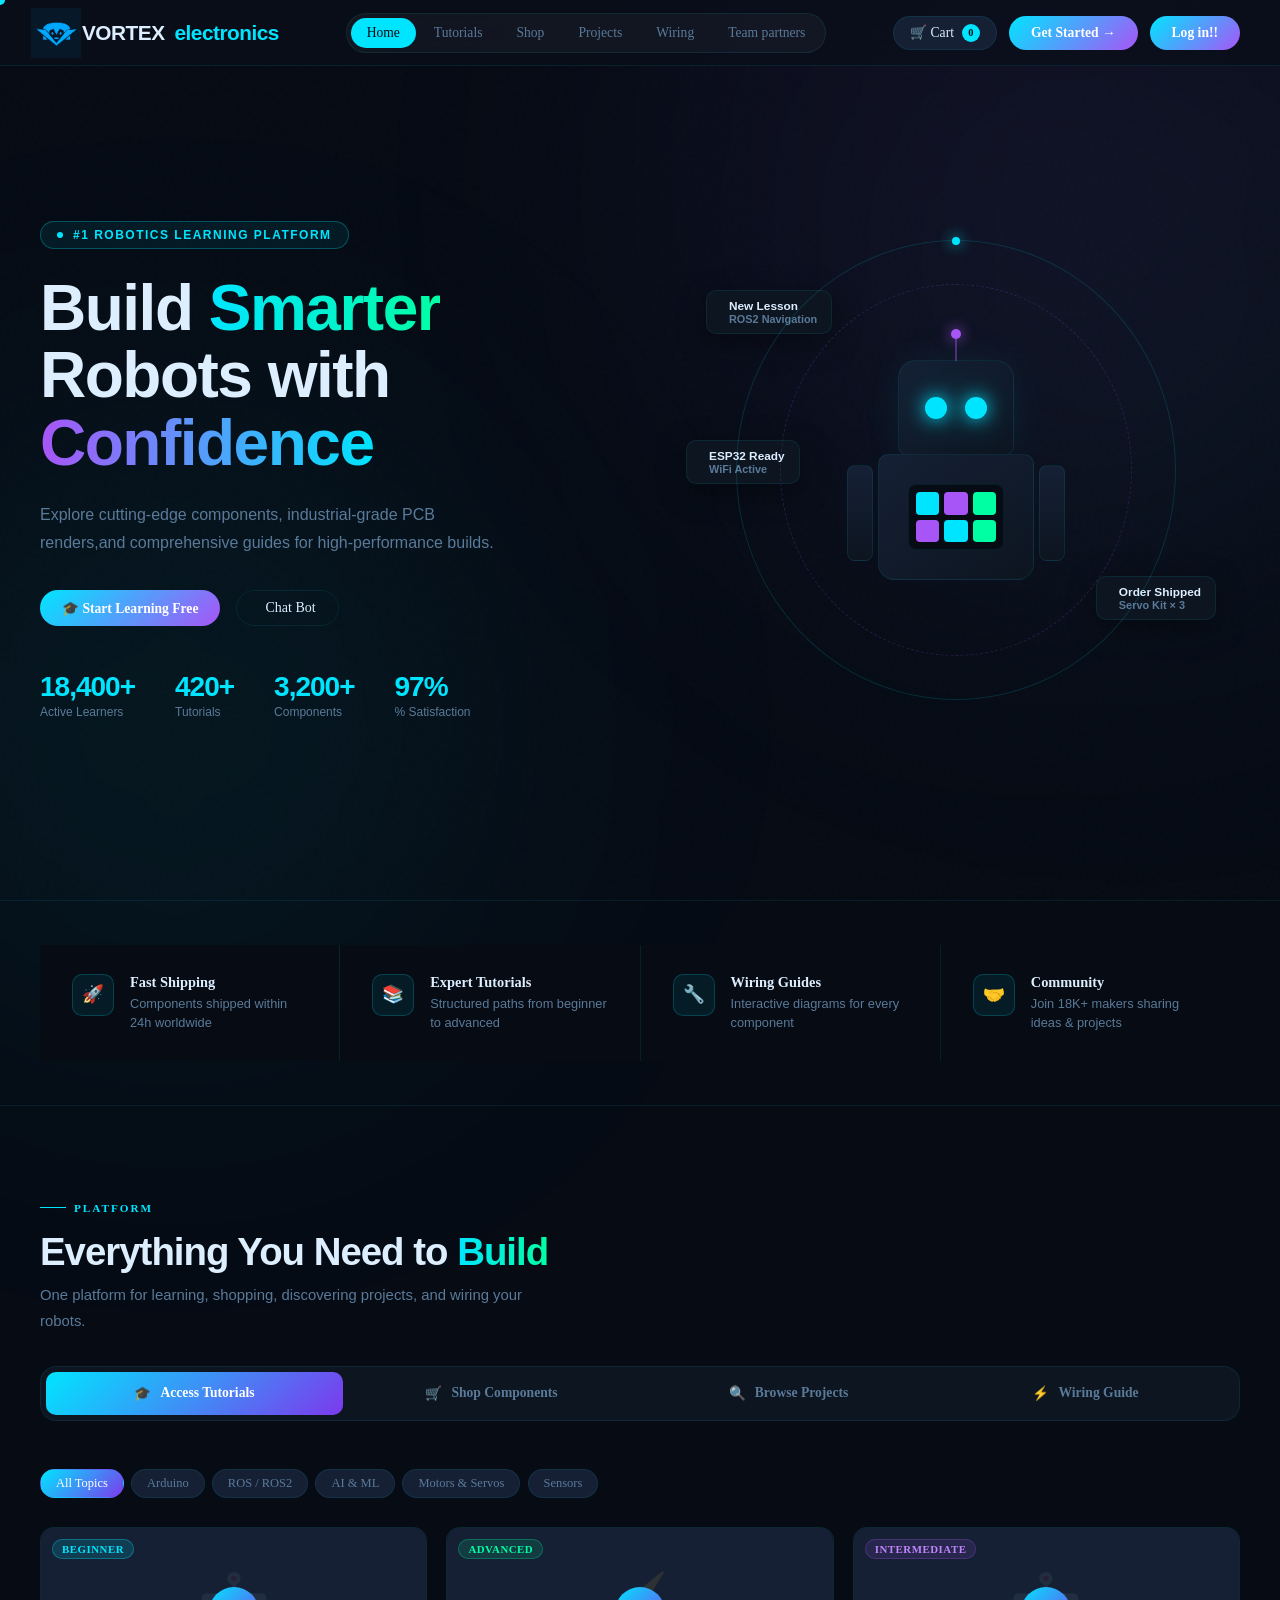
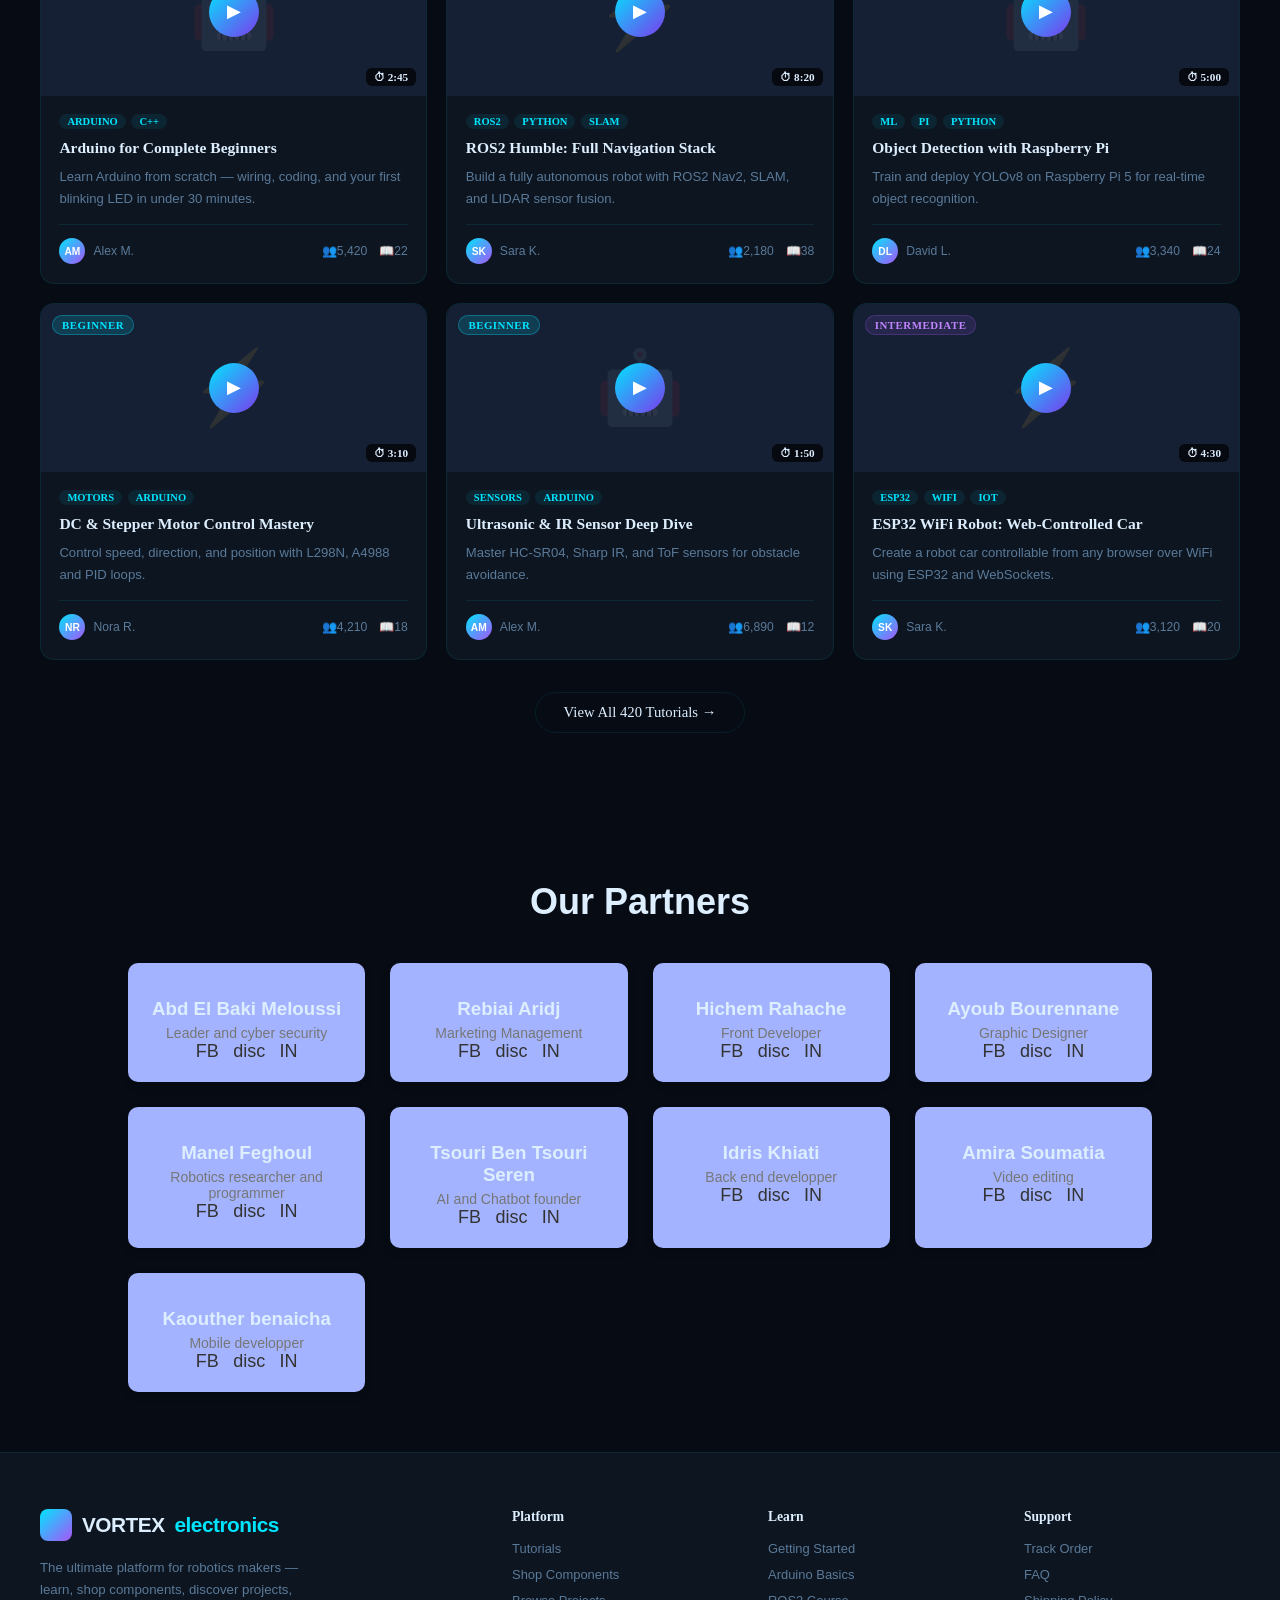
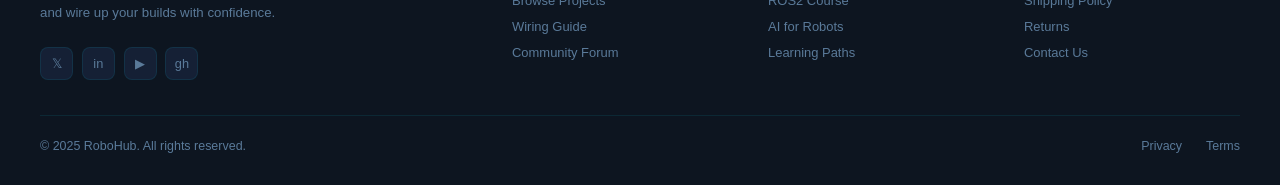
<file: index.html>
<!DOCTYPE html>
<html lang="en">

<head>
    <meta charset="UTF-8">
    <meta name="viewport" content="width=device-width, initial-scale=1.0">
    <title>RoboHub — Learn. Build. Innovate.</title>
    <link rel="stylesheet" href="stylee.css">
</head>

<body>

    <div class="cursor" id="cursor"></div>
    <div class="blob blob1"></div>
    <div class="blob blob2"></div>

    <!-- NAV -->
    <nav id="nav">
        <a href="#" class="logo">
            <div class="logo-mark">
                <img src="logo.jpg" alt="logo" class="VORTEX">
            </div>VORTEX<span>electronics</span>
        </a>
        <div class="nav-pill">
            <button class="nl active" onclick="goTo('home',this)">Home</button>
            <button class="nl" onclick="goTo('tutorials',this)">Tutorials</button>
            <button class="nl" onclick="goTo('shop',this)">Shop</button>
            <button class="nl" onclick="goTo('projects',this)">Projects</button>
            <button class="nl" onclick="goTo('wiring',this)">Wiring</button>
            <button class="nl" onclick="goTo('partners',this)">Team partners</button>
        </div>
        <div class="nav-r">
            <button class="cart-pill" onclick="openDrawer()">🛒 Cart <span class="cdot" id="cc">0</span></button>
            <a href="#platform" class="btn-cta" onclick="switchTab('tutorials')">Get Started →</a>
            <a href="login.html" class="btn-log" onclick=s>Log in!!</a>
            <div class="ham" id="ham"><span></span><span></span><span></span></div>
        </div>
    </nav>

    <!-- HERO -->
    <section id="home" style="position:relative;z-index:2;">
        <div class="hero">
            <div>
                <div class="hero-badge"><span class="bpulse"></span>#1 Robotics Learning Platform</div>
                <h1 class="hero-title">Build <span class="hl">Smarter</span><br>Robots with<br><span
                        class="hl2">Confidence</span></h1>
                <p class="hero-sub">Explore cutting-edge components, industrial-grade PCB renders,and comprehensive
                    guides for high-performance builds.</p>
                <div class="hero-acts">
                    <a href="#platform" class="btn-cta" onclick="switchTab('tutorials')">🎓 Start Learning Free</a>
                    <a href="#platform" class="btn-ghost" onclick="switchTab('projects')"><i
                            class="fa-solid fa-robot"></i> Chat Bot</a>
                </div>
                <div class="hero-metrics">
                    <div><span class="m-val" data-target="18400">0</span>
                        <div class="m-lbl">Active Learners</div>
                    </div>
                    <div><span class="m-val" data-target="420">0</span>
                        <div class="m-lbl">Tutorials</div>
                    </div>
                    <div><span class="m-val" data-target="3200">0</span>
                        <div class="m-lbl">Components</div>
                    </div>
                    <div><span class="m-val" data-target="97">0</span>
                        <div class="m-lbl">% Satisfaction</div>
                    </div>
                </div>
            </div>
            <div class="hero-viz">
                <div class="robot-stage">
                    <div class="otag"><span><i class="fa-solid fa-chalkboard"></i></span>
                        <div>
                            <div style="font-size:.74rem;font-weight:700">New Lesson</div>
                            <div style="font-size:.68rem;color:var(--muted)">ROS2 Navigation</div>
                        </div>
                    </div>
                    <div class="otag"><span><i class="fa-solid fa-boxes-packing"></i></span>
                        <div>
                            <div style="font-size:.74rem;font-weight:700">Order Shipped</div>
                            <div style="font-size:.68rem;color:var(--muted)">Servo Kit × 3</div>
                        </div>
                    </div>
                    <div class="otag"><span><i class="fa-solid fa-wifi"></i></span>
                        <div>
                            <div style="font-size:.74rem;font-weight:700">ESP32 Ready</div>
                            <div style="font-size:.68rem;color:var(--muted)">WiFi Active</div>
                        </div>
                    </div>
                    <div class="sring"></div>
                    <div class="sring2"></div>
                    <div class="rbody">
                        <div class="rhead">
                            <div class="antenna"></div>
                            <div class="reyes">
                                <div class="reye"></div>
                                <div class="reye"></div>
                            </div>
                        </div>
                        <div class="rtorso">
                            <div class="rarm l"></div>
                            <div class="rarm r"></div>
                            <div class="tpanel">
                                <div class="tbit"></div>
                                <div class="tbit"></div>
                                <div class="tbit"></div>
                                <div class="tbit"></div>
                                <div class="tbit"></div>
                                <div class="tbit"></div>
                            </div>
                        </div>
                    </div>
                </div>
            </div>
        </div>
    </section>

    <!-- FEATURES STRIP -->
    <div class="feat-strip reveal">
        <div class="container">
            <div class="feat-row">
                <div class="feat-item">
                    <div class="feat-icon">🚀</div>
                    <div>
                        <div class="feat-title">Fast Shipping</div>
                        <div class="feat-desc">Components shipped within 24h worldwide</div>
                    </div>
                </div>
                <div class="feat-item">
                    <div class="feat-icon">📚</div>
                    <div>
                        <div class="feat-title">Expert Tutorials</div>
                        <div class="feat-desc">Structured paths from beginner to advanced</div>
                    </div>
                </div>
                <div class="feat-item">
                    <div class="feat-icon">🔧</div>
                    <div>
                        <div class="feat-title">Wiring Guides</div>
                        <div class="feat-desc">Interactive diagrams for every component</div>
                    </div>
                </div>
                <div class="feat-item">
                    <div class="feat-icon">🤝</div>
                    <div>
                        <div class="feat-title">Community</div>
                        <div class="feat-desc">Join 18K+ makers sharing ideas & projects</div>
                    </div>
                </div>
            </div>
        </div>
    </div>

    <!-- PLATFORM -->
    <section class="section" id="platform">
        <div class="container">
            <div style="margin-bottom:2rem" class="reveal">
                <div class="slabel">Platform</div>
                <h2 class="stitle">Everything You Need to <span class="hl">Build</span></h2>
                <p class="ssub">One platform for learning, shopping, discovering projects, and wiring your robots.</p>
            </div>

            <div class="stabs reveal">
                <button class="stab active" onclick="switchTab('tutorials')" data-tab="tutorials"><span>🎓</span> Access
                    Tutorials</button>
                <button class="stab" onclick="switchTab('shop')" data-tab="shop"><span>🛒</span> Shop
                    Components</button>
                <button class="stab" onclick="switchTab('projects')" data-tab="projects"><span>🔍</span> Browse
                    Projects</button>
                <button class="stab" onclick="switchTab('wiring')" data-tab="wiring"><span>⚡</span> Wiring
                    Guide</button>
            </div>

            <!-- TUTORIALS TAB -->
            <div class="tab-content active" id="tab-tutorials">
                <div class="fchips reveal">
                    <button class="fchip active" onclick="filterTuts(this,'all')">All Topics</button>
                    <button class="fchip" onclick="filterTuts(this,'arduino')">Arduino</button>
                    <button class="fchip" onclick="filterTuts(this,'ros')">ROS / ROS2</button>
                    <button class="fchip" onclick="filterTuts(this,'ml')">AI & ML</button>
                    <button class="fchip" onclick="filterTuts(this,'motors')">Motors & Servos</button>
                    <button class="fchip" onclick="filterTuts(this,'sensors')">Sensors</button>
                </div>
                <div class="tgrid reveal" id="tgrid"></div>
                <div style="text-align:center;margin-top:2rem" class="reveal">
                    <button class="btn-ghost" style="padding:11px 28px;font-size:.92rem">View All 420 Tutorials
                        →</button>
                </div>
            </div>

            <!-- SHOP TAB -->
            <div class="tab-content" id="tab-shop">
                <div class="shop-layout">
                    <aside class="sidebar reveal">
                        <div class="sb-title">Filters</div>
                        <div class="fg">
                            <div class="fg-title">Category</div>
                            <label class="fopt"><input type="checkbox" checked> Microcontrollers</label>
                            <label class="fopt"><input type="checkbox" checked> Sensors</label>
                            <label class="fopt"><input type="checkbox"> Motors & Actuators</label>
                            <label class="fopt"><input type="checkbox"> Power & Batteries</label>
                            <label class="fopt"><input type="checkbox"> Wireless Modules</label>
                            <label class="fopt"><input type="checkbox"> Displays</label>
                        </div>
                        <div class="fg">
                            <div class="fg-title">Compatible With</div>
                            <label class="fopt"><input type="checkbox" checked> Arduino</label>
                            <label class="fopt"><input type="checkbox"> Raspberry Pi</label>
                            <label class="fopt"><input type="checkbox"> ESP32</label>
                            <label class="fopt"><input type="checkbox"> STM32</label>
                        </div>
                        <div class="fg">
                            <div class="fg-title">Price Range</div>
                            <input type="range" class="price-range" min="0" max="200" value="80">
                            <div
                                style="display:flex;
                                justify-content:space-between;
                                font-size:.76rem;
                                color:var(--muted);
                                margin-top:5px">
                                <span>0DA</span><span id="prlbl">1800DA</span></div>
                        </div>
                    </aside>
                    <div class="sgrid reveal" id="sgrid"></div>
                </div>
            </div>

            <!-- PROJECTS TAB -->
            <div class="tab-content" id="tab-projects">
                <div class="proj-hdr reveal">
                    <div class="psearch"><span>🔍</span><input type="text" placeholder="Search projects..."></div>
                    <div class="fchips" style="margin:0">
                        <button class="fchip active">All</button>
                        <button class="fchip">Beginner</button>
                        <button class="fchip">Intermediate</button>
                        <button class="fchip">Advanced</button>
                        <button class="fchip">Arduino</button>
                        <button class="fchip">ROS2</button>
                    </div>
                </div>
                <div class="pgrid reveal" id="pgrid"></div>
            </div>

            <!-- WIRING TAB -->
            <div class="tab-content" id="tab-wiring">
                <div class="wlayout">
                    <div class="wlist reveal" id="wlist"></div>
                    <div class="reveal" id="wpanel"></div>
                </div>
            </div>
        </div>
    </section>
    <!-- team partners -->
    <section class="team-section">
        <h2>Our Partners</h2>

        <div class="team-container">

            <!-- Person 1 -->
            <div class="team-card">
                <h3>Abd El Baki Meloussi</h3>
                <p>Leader and cyber security</p>
                <div class="social">
                    <a href="#">FB</a>
                    <a href="bakimeloussi8">disc</a>
                    <a href="#">IN</a>
                </div>
            </div>

            <!-- Person 2 -->
            <div class="team-card">
                <h3>Rebiai Aridj</h3>
                <p>Marketing Management</p>
                <div class="social">
                    <a href="#">FB</a>
                    <a href="aridjrebiai.">disc</a>
                    <a href="#">IN</a>
                </div>
            </div>

            <!-- Person 3 -->
            <div class="team-card">
                <h3>Hichem Rahache</h3>
                <p>Front Developer</p>
                <div class="social">
                    <a href="#">FB</a>
                    <a href="hichem999882">disc</a>
                    <a href="#">IN</a>
                </div>
            </div>

            <!-- Person 4 -->
            <div class="team-card">
                <h3>Ayoub Bourennane</h3>
                <p> Graphic Designer</p>
                <div class="social">
                    <a href="#">FB</a>
                    <a href="ayoub09">disc</a>
                    <a href="#">IN</a>
                </div>
            </div>

            <!-- Person 5 -->
            <div class="team-card">
                <h3>Manel Feghoul</h3>
                <p>Robotics researcher and programmer</p>
                <div class="social">
                    <a href="https://www.facebook.com/profile.php?id=61578336105991&locale=fr_FR">FB</a>
                    <a href="https://canary.discord.com/channels/1426666777764433973/1426666779392086040">disc</a>
                    <a href="https://www.linkedin.com/in/manel-feghoul-25397039a/">IN</a>
                </div>
            </div>

            <!-- Person 6 -->
            <div class="team-card">
                <h3>Tsouri Ben Tsouri Seren</h3>
                <p>AI and Chatbot founder</p>
                <div class="social">
                    <a href="https://www.facebook.com/share/1DPU1pLSde/">FB</a>
                    <a href="seren_tsr">disc</a>
                    <a
                        href="https://www.linkedin.com/in/seren-tsouri-ben-tsouri-1873ba3aa?utm_source=share&utm_campaign=share_via&utm_content=profile&utm_medium=android_app">IN</a>
                </div>
            </div>

            <!-- Person 7 -->
            <div class="team-card">
                <h3>Idris Khiati</h3>
                <p>Back end developper</p>
                <div class="social">
                    <a href="https://www.facebook.com/share/1DF76dxmjv/">FB</a>
                    <a href="oxydious3306">disc</a>
                    <a href="https://www.linkedin.com/in/idris-khiaty-7b31743b6/">IN</a>
                </div>
            </div>

            <!-- Person 8 -->
            <div class="team-card">
                <h3>Amira Soumatia </h3>
                <p>Video editing</p>
                <div class="social">
                    <a href="#">FB</a>
                    <a href="why_amira">disc</a>
                    <a href="#">IN</a>
                </div>
            </div>

            <!-- Person 9 -->
            <div class="team-card">
                <h3>Kaouther benaicha</h3>
                <p>Mobile developper</p>
                <div class="social">
                    <a href="#">FB</a>
                    <a href="kao_ben">disc</a>
                    <a href="#">IN</a>
                </div>
            </div>

        </div>
    </section>
    <!-- FOOTER -->
    <footer>
        <div class="container">
            <div class="ft">
                <div>
                    <a href="#" class="logo" style="display:inline-flex;margin-bottom:1rem;">
                        <div class="logo-mark">
                        </div>VORTEX<span>electronics</span>
                    </a>
                    <p class="fdesc">The ultimate platform for robotics makers — learn, shop components, discover
                        projects, and wire up your builds with confidence.</p>
                    <div class="socials">
                        <a class="sc" href="#">𝕏</a><a class="sc" href="#">in</a><a class="sc" href="#">▶</a><a
                            class="sc" href="#">gh</a>
                    </div>
                </div>
                <div>
                    <div class="fct">Platform</div>
                    <ul class="flinks">
                        <li><a href="#">Tutorials</a></li>
                        <li><a href="#">Shop Components</a></li>
                        <li><a href="#">Browse Projects</a></li>
                        <li><a href="#">Wiring Guide</a></li>
                        <li><a href="#">Community Forum</a></li>
                    </ul>
                </div>
                <div>
                    <div class="fct">Learn</div>
                    <ul class="flinks">
                        <li><a href="#">Getting Started</a></li>
                        <li><a href="#">Arduino Basics</a></li>
                        <li><a href="#">ROS2 Course</a></li>
                        <li><a href="#">AI for Robots</a></li>
                        <li><a href="#">Learning Paths</a></li>
                    </ul>
                </div>
                <div>
                    <div class="fct">Support</div>
                    <ul class="flinks">
                        <li><a href="#">Track Order</a></li>
                        <li><a href="#">FAQ</a></li>
                        <li><a href="#">Shipping Policy</a></li>
                        <li><a href="#">Returns</a></li>
                        <li><a href="#">Contact Us</a></li>
                    </ul>
                </div>
            </div>
            <div class="fbot">
                <span>© 2025 RoboHub. All rights reserved.</span>
                <div style="display:flex;gap:1.5rem"><a href="#"
                        style="color:var(--muted);text-decoration:none">Privacy</a><a href="#"
                        style="color:var(--muted);text-decoration:none">Terms</a></div>
            </div>
        </div>
    </footer>

    <!-- CART DRAWER -->
    <div class="dbg" id="dbg" onclick="closeDrawer()"></div>
    <div class="drawer" id="drawer">
        <div class="dhdr">
            <h3>🛒 Your Cart</h3><button class="closex" onclick="closeDrawer()">✕</button>
        </div>
        <div class="dbody" id="dbody"></div>
        <div class="dftr" id="dftr" style="display:none">
            <div class="cart-row"><span>Subtotal</span><span class="val" id="ctotal">$0.00</span></div>
            <button class="ckbtn">Proceed to Checkout →</button>
        </div>
    </div>

    <!-- TOAST -->
    <div class="toast" id="toast"><span class="tic">✅</span><span id="tmsg">Added to cart!</span></div>

    <script src="app.js"></script>
</body>

</html>


<!DOCTYPE html>
</file>
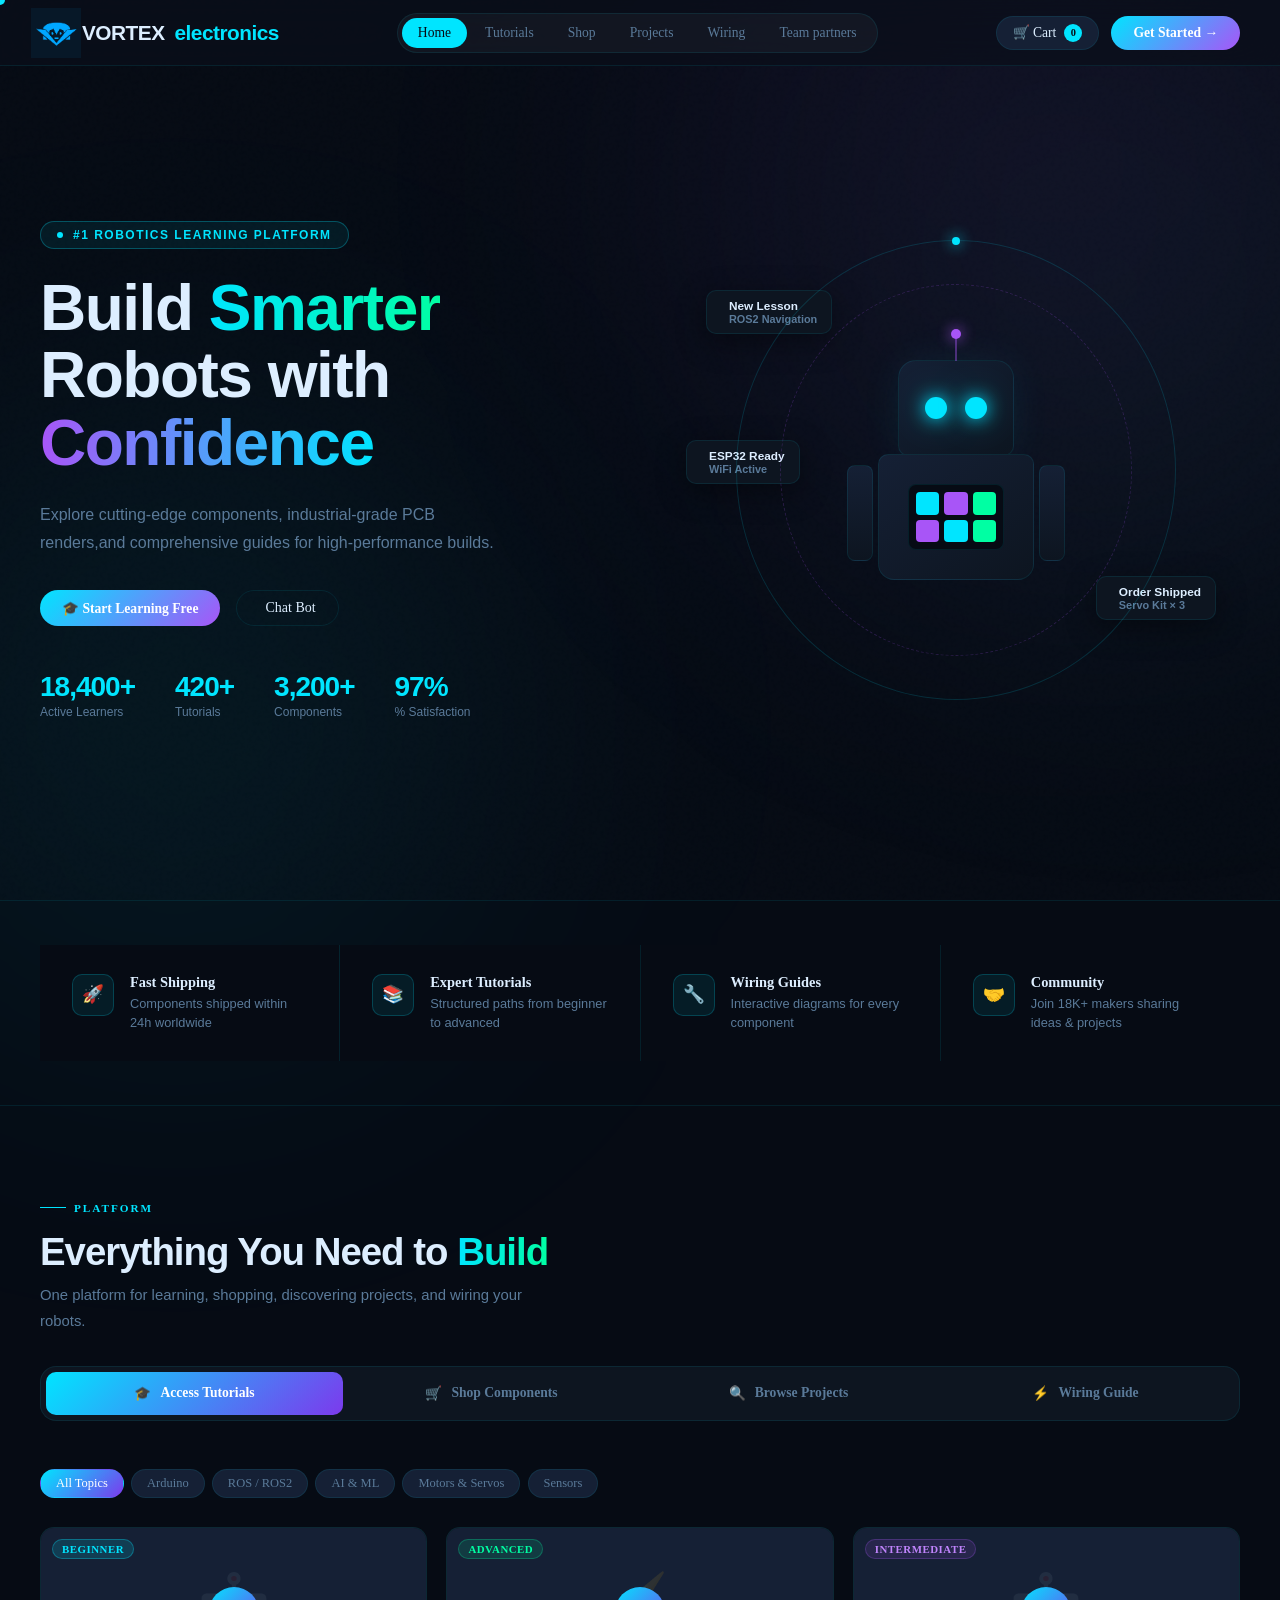
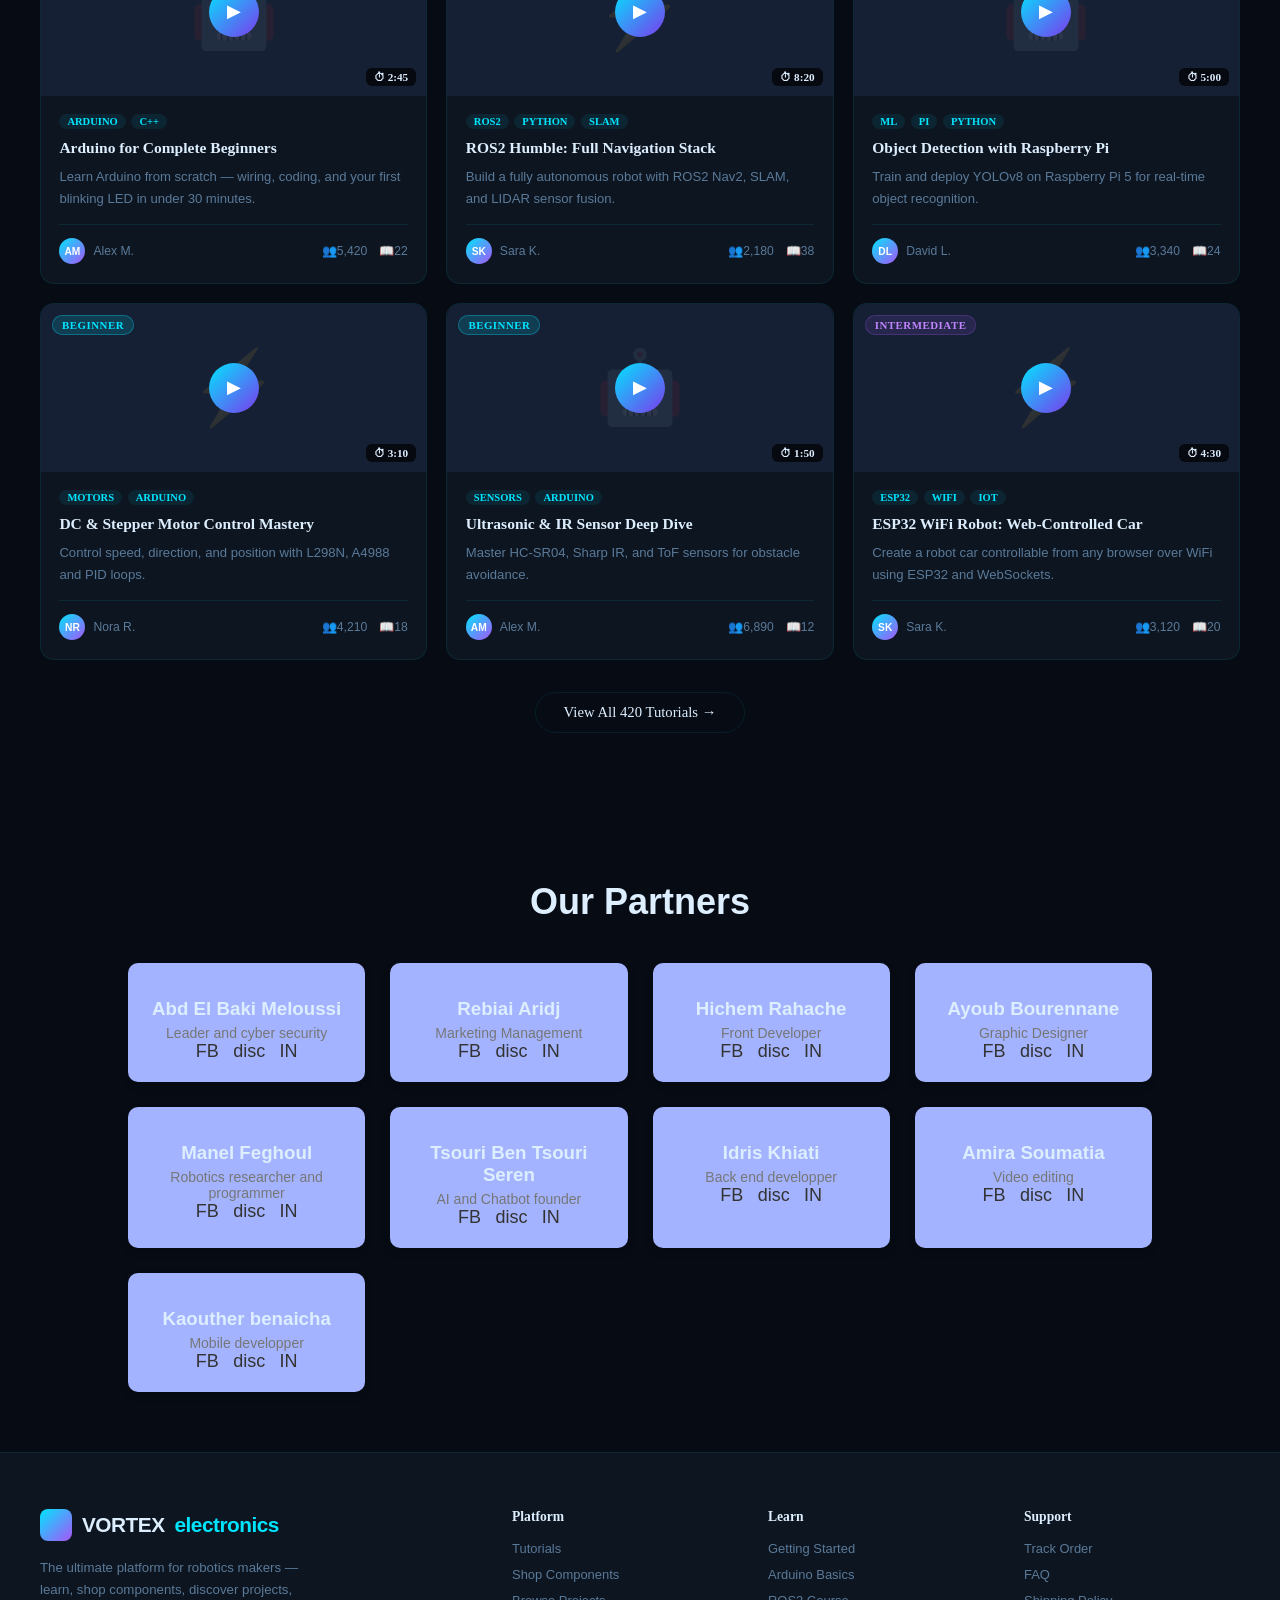
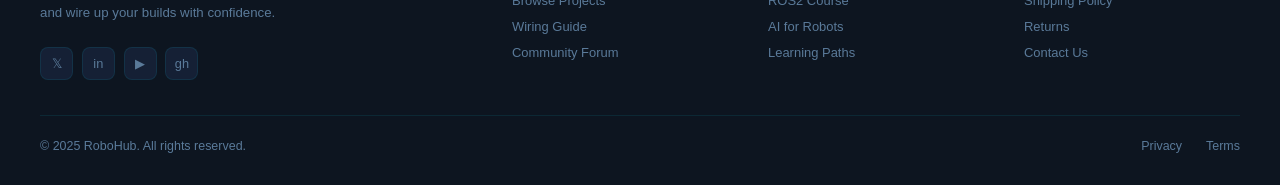
<file: hichem.html>
<!DOCTYPE html>
<html lang="en">

<head>
    <meta charset="UTF-8">
    <meta name="viewport" content="width=device-width, initial-scale=1.0">
    <title>RoboHub — Learn. Build. Innovate.</title>
    <link rel="stylesheet" href="stylee.css">
</head>

<body>

    <div class="cursor" id="cursor"></div>
    <div class="blob blob1"></div>
    <div class="blob blob2"></div>

    <!-- NAV -->
    <nav id="nav">
        <a href="#" class="logo">
            <div class="logo-mark">
                <img src="logo.jpg" alt="logo" class="VORTEX">
            </div>VORTEX<span>electronics</span>
        </a>
        <div class="nav-pill">
            <button class="nl active" onclick="goTo('home',this)">Home</button>
            <button class="nl" onclick="goTo('tutorials',this)">Tutorials</button>
            <button class="nl" onclick="goTo('shop',this)">Shop</button>
            <button class="nl" onclick="goTo('projects',this)">Projects</button>
            <button class="nl" onclick="goTo('wiring',this)">Wiring</button>
            <button class="nl" onclick="goTo('partners',this)">Team partners</button>
        </div>
        <div class="nav-r">
            <button class="cart-pill" onclick="openDrawer()">🛒 Cart <span class="cdot" id="cc">0</span></button>
            <a href="#platform" class="btn-cta" onclick="switchTab('tutorials')">Get Started →</a>
            <div class="ham" id="ham"><span></span><span></span><span></span></div>
        </div>
    </nav>

    <!-- HERO -->
    <section id="home" style="position:relative;z-index:2;">
        <div class="hero">
            <div>
                <div class="hero-badge"><span class="bpulse"></span>#1 Robotics Learning Platform</div>
                <h1 class="hero-title">Build <span class="hl">Smarter</span><br>Robots with<br><span
                        class="hl2">Confidence</span></h1>
                <p class="hero-sub">Explore cutting-edge components, industrial-grade PCB renders,and comprehensive
                    guides for high-performance builds.</p>
                <div class="hero-acts">
                    <a href="#platform" class="btn-cta" onclick="switchTab('tutorials')">🎓 Start Learning Free</a>
                    <a href="#platform" class="btn-ghost" onclick="switchTab('projects')"><i
                            class="fa-solid fa-robot"></i> Chat Bot</a>
                </div>
                <div class="hero-metrics">
                    <div><span class="m-val" data-target="18400">0</span>
                        <div class="m-lbl">Active Learners</div>
                    </div>
                    <div><span class="m-val" data-target="420">0</span>
                        <div class="m-lbl">Tutorials</div>
                    </div>
                    <div><span class="m-val" data-target="3200">0</span>
                        <div class="m-lbl">Components</div>
                    </div>
                    <div><span class="m-val" data-target="97">0</span>
                        <div class="m-lbl">% Satisfaction</div>
                    </div>
                </div>
            </div>
            <div class="hero-viz">
                <div class="robot-stage">
                    <div class="otag"><span><i class="fa-solid fa-chalkboard"></i></span>
                        <div>
                            <div style="font-size:.74rem;font-weight:700">New Lesson</div>
                            <div style="font-size:.68rem;color:var(--muted)">ROS2 Navigation</div>
                        </div>
                    </div>
                    <div class="otag"><span><i class="fa-solid fa-boxes-packing"></i></span>
                        <div>
                            <div style="font-size:.74rem;font-weight:700">Order Shipped</div>
                            <div style="font-size:.68rem;color:var(--muted)">Servo Kit × 3</div>
                        </div>
                    </div>
                    <div class="otag"><span><i class="fa-solid fa-wifi"></i></span>
                        <div>
                            <div style="font-size:.74rem;font-weight:700">ESP32 Ready</div>
                            <div style="font-size:.68rem;color:var(--muted)">WiFi Active</div>
                        </div>
                    </div>
                    <div class="sring"></div>
                    <div class="sring2"></div>
                    <div class="rbody">
                        <div class="rhead">
                            <div class="antenna"></div>
                            <div class="reyes">
                                <div class="reye"></div>
                                <div class="reye"></div>
                            </div>
                        </div>
                        <div class="rtorso">
                            <div class="rarm l"></div>
                            <div class="rarm r"></div>
                            <div class="tpanel">
                                <div class="tbit"></div>
                                <div class="tbit"></div>
                                <div class="tbit"></div>
                                <div class="tbit"></div>
                                <div class="tbit"></div>
                                <div class="tbit"></div>
                            </div>
                        </div>
                    </div>
                </div>
            </div>
        </div>
    </section>

    <!-- FEATURES STRIP -->
    <div class="feat-strip reveal">
        <div class="container">
            <div class="feat-row">
                <div class="feat-item">
                    <div class="feat-icon">🚀</div>
                    <div>
                        <div class="feat-title">Fast Shipping</div>
                        <div class="feat-desc">Components shipped within 24h worldwide</div>
                    </div>
                </div>
                <div class="feat-item">
                    <div class="feat-icon">📚</div>
                    <div>
                        <div class="feat-title">Expert Tutorials</div>
                        <div class="feat-desc">Structured paths from beginner to advanced</div>
                    </div>
                </div>
                <div class="feat-item">
                    <div class="feat-icon">🔧</div>
                    <div>
                        <div class="feat-title">Wiring Guides</div>
                        <div class="feat-desc">Interactive diagrams for every component</div>
                    </div>
                </div>
                <div class="feat-item">
                    <div class="feat-icon">🤝</div>
                    <div>
                        <div class="feat-title">Community</div>
                        <div class="feat-desc">Join 18K+ makers sharing ideas & projects</div>
                    </div>
                </div>
            </div>
        </div>
    </div>

    <!-- PLATFORM -->
    <section class="section" id="platform">
        <div class="container">
            <div style="margin-bottom:2rem" class="reveal">
                <div class="slabel">Platform</div>
                <h2 class="stitle">Everything You Need to <span class="hl">Build</span></h2>
                <p class="ssub">One platform for learning, shopping, discovering projects, and wiring your robots.</p>
            </div>

            <div class="stabs reveal">
                <button class="stab active" onclick="switchTab('tutorials')" data-tab="tutorials"><span>🎓</span> Access
                    Tutorials</button>
                <button class="stab" onclick="switchTab('shop')" data-tab="shop"><span>🛒</span> Shop
                    Components</button>
                <button class="stab" onclick="switchTab('projects')" data-tab="projects"><span>🔍</span> Browse
                    Projects</button>
                <button class="stab" onclick="switchTab('wiring')" data-tab="wiring"><span>⚡</span> Wiring
                    Guide</button>
            </div>

            <!-- TUTORIALS TAB -->
            <div class="tab-content active" id="tab-tutorials">
                <div class="fchips reveal">
                    <button class="fchip active" onclick="filterTuts(this,'all')">All Topics</button>
                    <button class="fchip" onclick="filterTuts(this,'arduino')">Arduino</button>
                    <button class="fchip" onclick="filterTuts(this,'ros')">ROS / ROS2</button>
                    <button class="fchip" onclick="filterTuts(this,'ml')">AI & ML</button>
                    <button class="fchip" onclick="filterTuts(this,'motors')">Motors & Servos</button>
                    <button class="fchip" onclick="filterTuts(this,'sensors')">Sensors</button>
                </div>
                <div class="tgrid reveal" id="tgrid"></div>
                <div style="text-align:center;margin-top:2rem" class="reveal">
                    <button class="btn-ghost" style="padding:11px 28px;font-size:.92rem">View All 420 Tutorials
                        →</button>
                </div>
            </div>

            <!-- SHOP TAB -->
            <div class="tab-content" id="tab-shop">
                <div class="shop-layout">
                    <aside class="sidebar reveal">
                        <div class="sb-title">Filters</div>
                        <div class="fg">
                            <div class="fg-title">Category</div>
                            <label class="fopt"><input type="checkbox" checked> Microcontrollers</label>
                            <label class="fopt"><input type="checkbox" checked> Sensors</label>
                            <label class="fopt"><input type="checkbox"> Motors & Actuators</label>
                            <label class="fopt"><input type="checkbox"> Power & Batteries</label>
                            <label class="fopt"><input type="checkbox"> Wireless Modules</label>
                            <label class="fopt"><input type="checkbox"> Displays</label>
                        </div>
                        <div class="fg">
                            <div class="fg-title">Compatible With</div>
                            <label class="fopt"><input type="checkbox" checked> Arduino</label>
                            <label class="fopt"><input type="checkbox"> Raspberry Pi</label>
                            <label class="fopt"><input type="checkbox"> ESP32</label>
                            <label class="fopt"><input type="checkbox"> STM32</label>
                        </div>
                        <div class="fg">
                            <div class="fg-title">Price Range</div>
                            <input type="range" class="price-range" min="0" max="200" value="80">
                            <div
                                style="display:flex;
                                justify-content:space-between;
                                font-size:.76rem;
                                color:var(--muted);
                                margin-top:5px">
                                <span>0DA</span><span id="prlbl">1800DA</span></div>
                        </div>
                    </aside>
                    <div class="sgrid reveal" id="sgrid"></div>
                </div>
            </div>

            <!-- PROJECTS TAB -->
            <div class="tab-content" id="tab-projects">
                <div class="proj-hdr reveal">
                    <div class="psearch"><span>🔍</span><input type="text" placeholder="Search projects..."></div>
                    <div class="fchips" style="margin:0">
                        <button class="fchip active">All</button>
                        <button class="fchip">Beginner</button>
                        <button class="fchip">Intermediate</button>
                        <button class="fchip">Advanced</button>
                        <button class="fchip">Arduino</button>
                        <button class="fchip">ROS2</button>
                    </div>
                </div>
                <div class="pgrid reveal" id="pgrid"></div>
            </div>

            <!-- WIRING TAB -->
            <div class="tab-content" id="tab-wiring">
                <div class="wlayout">
                    <div class="wlist reveal" id="wlist"></div>
                    <div class="reveal" id="wpanel"></div>
                </div>
            </div>
        </div>
    </section>
    <!-- team partners -->
    <section class="team-section">
        <h2>Our Partners</h2>

        <div class="team-container">

            <!-- Person 1 -->
            <div class="team-card">
                <h3>Abd El Baki Meloussi</h3>
                <p>Leader and cyber security</p>
                <div class="social">
                    <a href="#">FB</a>
                    <a href="bakimeloussi8">disc</a>
                    <a href="#">IN</a>
                </div>
            </div>

            <!-- Person 2 -->
            <div class="team-card">
                <h3>Rebiai Aridj</h3>
                <p>Marketing Management</p>
                <div class="social">
                    <a href="#">FB</a>
                    <a href="aridjrebiai.">disc</a>
                    <a href="#">IN</a>
                </div>
            </div>

            <!-- Person 3 -->
            <div class="team-card">
                <h3>Hichem Rahache</h3>
                <p>Front Developer</p>
                <div class="social">
                    <a href="#">FB</a>
                    <a href="hichem999882">disc</a>
                    <a href="#">IN</a>
                </div>
            </div>

            <!-- Person 4 -->
            <div class="team-card">
                <h3>Ayoub Bourennane</h3>
                <p> Graphic Designer</p>
                <div class="social">
                    <a href="#">FB</a>
                    <a href="ayoub09">disc</a>
                    <a href="#">IN</a>
                </div>
            </div>

            <!-- Person 5 -->
            <div class="team-card">
                <h3>Manel Feghoul</h3>
                <p>Robotics researcher and programmer</p>
                <div class="social">
                    <a href="https://www.facebook.com/profile.php?id=61578336105991&locale=fr_FR">FB</a>
                    <a href="https://canary.discord.com/channels/1426666777764433973/1426666779392086040">disc</a>
                    <a href="https://www.linkedin.com/in/manel-feghoul-25397039a/">IN</a>
                </div>
            </div>

            <!-- Person 6 -->
            <div class="team-card">
                <h3>Tsouri Ben Tsouri Seren</h3>
                <p>AI and Chatbot founder</p>
                <div class="social">
                    <a href="https://www.facebook.com/share/1DPU1pLSde/">FB</a>
                    <a href="seren_tsr">disc</a>
                    <a
                        href="https://www.linkedin.com/in/seren-tsouri-ben-tsouri-1873ba3aa?utm_source=share&utm_campaign=share_via&utm_content=profile&utm_medium=android_app">IN</a>
                </div>
            </div>

            <!-- Person 7 -->
            <div class="team-card">
                <h3>Idris Khiati</h3>
                <p>Back end developper</p>
                <div class="social">
                    <a href="https://www.facebook.com/share/1DF76dxmjv/">FB</a>
                    <a href="oxydious3306">disc</a>
                    <a href="https://www.linkedin.com/in/idris-khiaty-7b31743b6/">IN</a>
                </div>
            </div>

            <!-- Person 8 -->
            <div class="team-card">
                <h3>Amira Soumatia </h3>
                <p>Video editing</p>
                <div class="social">
                    <a href="#">FB</a>
                    <a href="why_amira">disc</a>
                    <a href="#">IN</a>
                </div>
            </div>

            <!-- Person 9 -->
            <div class="team-card">
                <h3>Kaouther benaicha</h3>
                <p>Mobile developper</p>
                <div class="social">
                    <a href="#">FB</a>
                    <a href="kao_ben">disc</a>
                    <a href="#">IN</a>
                </div>
            </div>

        </div>
    </section>
    <!-- FOOTER -->
    <footer>
        <div class="container">
            <div class="ft">
                <div>
                    <a href="#" class="logo" style="display:inline-flex;margin-bottom:1rem;">
                        <div class="logo-mark">
                        </div>VORTEX<span>electronics</span>
                    </a>
                    <p class="fdesc">The ultimate platform for robotics makers — learn, shop components, discover
                        projects, and wire up your builds with confidence.</p>
                    <div class="socials">
                        <a class="sc" href="#">𝕏</a><a class="sc" href="#">in</a><a class="sc" href="#">▶</a><a
                            class="sc" href="#">gh</a>
                    </div>
                </div>
                <div>
                    <div class="fct">Platform</div>
                    <ul class="flinks">
                        <li><a href="#">Tutorials</a></li>
                        <li><a href="#">Shop Components</a></li>
                        <li><a href="#">Browse Projects</a></li>
                        <li><a href="#">Wiring Guide</a></li>
                        <li><a href="#">Community Forum</a></li>
                    </ul>
                </div>
                <div>
                    <div class="fct">Learn</div>
                    <ul class="flinks">
                        <li><a href="#">Getting Started</a></li>
                        <li><a href="#">Arduino Basics</a></li>
                        <li><a href="#">ROS2 Course</a></li>
                        <li><a href="#">AI for Robots</a></li>
                        <li><a href="#">Learning Paths</a></li>
                    </ul>
                </div>
                <div>
                    <div class="fct">Support</div>
                    <ul class="flinks">
                        <li><a href="#">Track Order</a></li>
                        <li><a href="#">FAQ</a></li>
                        <li><a href="#">Shipping Policy</a></li>
                        <li><a href="#">Returns</a></li>
                        <li><a href="#">Contact Us</a></li>
                    </ul>
                </div>
            </div>
            <div class="fbot">
                <span>© 2025 RoboHub. All rights reserved.</span>
                <div style="display:flex;gap:1.5rem"><a href="#"
                        style="color:var(--muted);text-decoration:none">Privacy</a><a href="#"
                        style="color:var(--muted);text-decoration:none">Terms</a></div>
            </div>
        </div>
    </footer>

    <!-- CART DRAWER -->
    <div class="dbg" id="dbg" onclick="closeDrawer()"></div>
    <div class="drawer" id="drawer">
        <div class="dhdr">
            <h3>🛒 Your Cart</h3><button class="closex" onclick="closeDrawer()">✕</button>
        </div>
        <div class="dbody" id="dbody"></div>
        <div class="dftr" id="dftr" style="display:none">
            <div class="cart-row"><span>Subtotal</span><span class="val" id="ctotal">$0.00</span></div>
            <button class="ckbtn">Proceed to Checkout →</button>
        </div>
    </div>

    <!-- TOAST -->
    <div class="toast" id="toast"><span class="tic">✅</span><span id="tmsg">Added to cart!</span></div>

    <script src="app.js"></script>
</body>

</html>


<!DOCTYPE html>
</file>
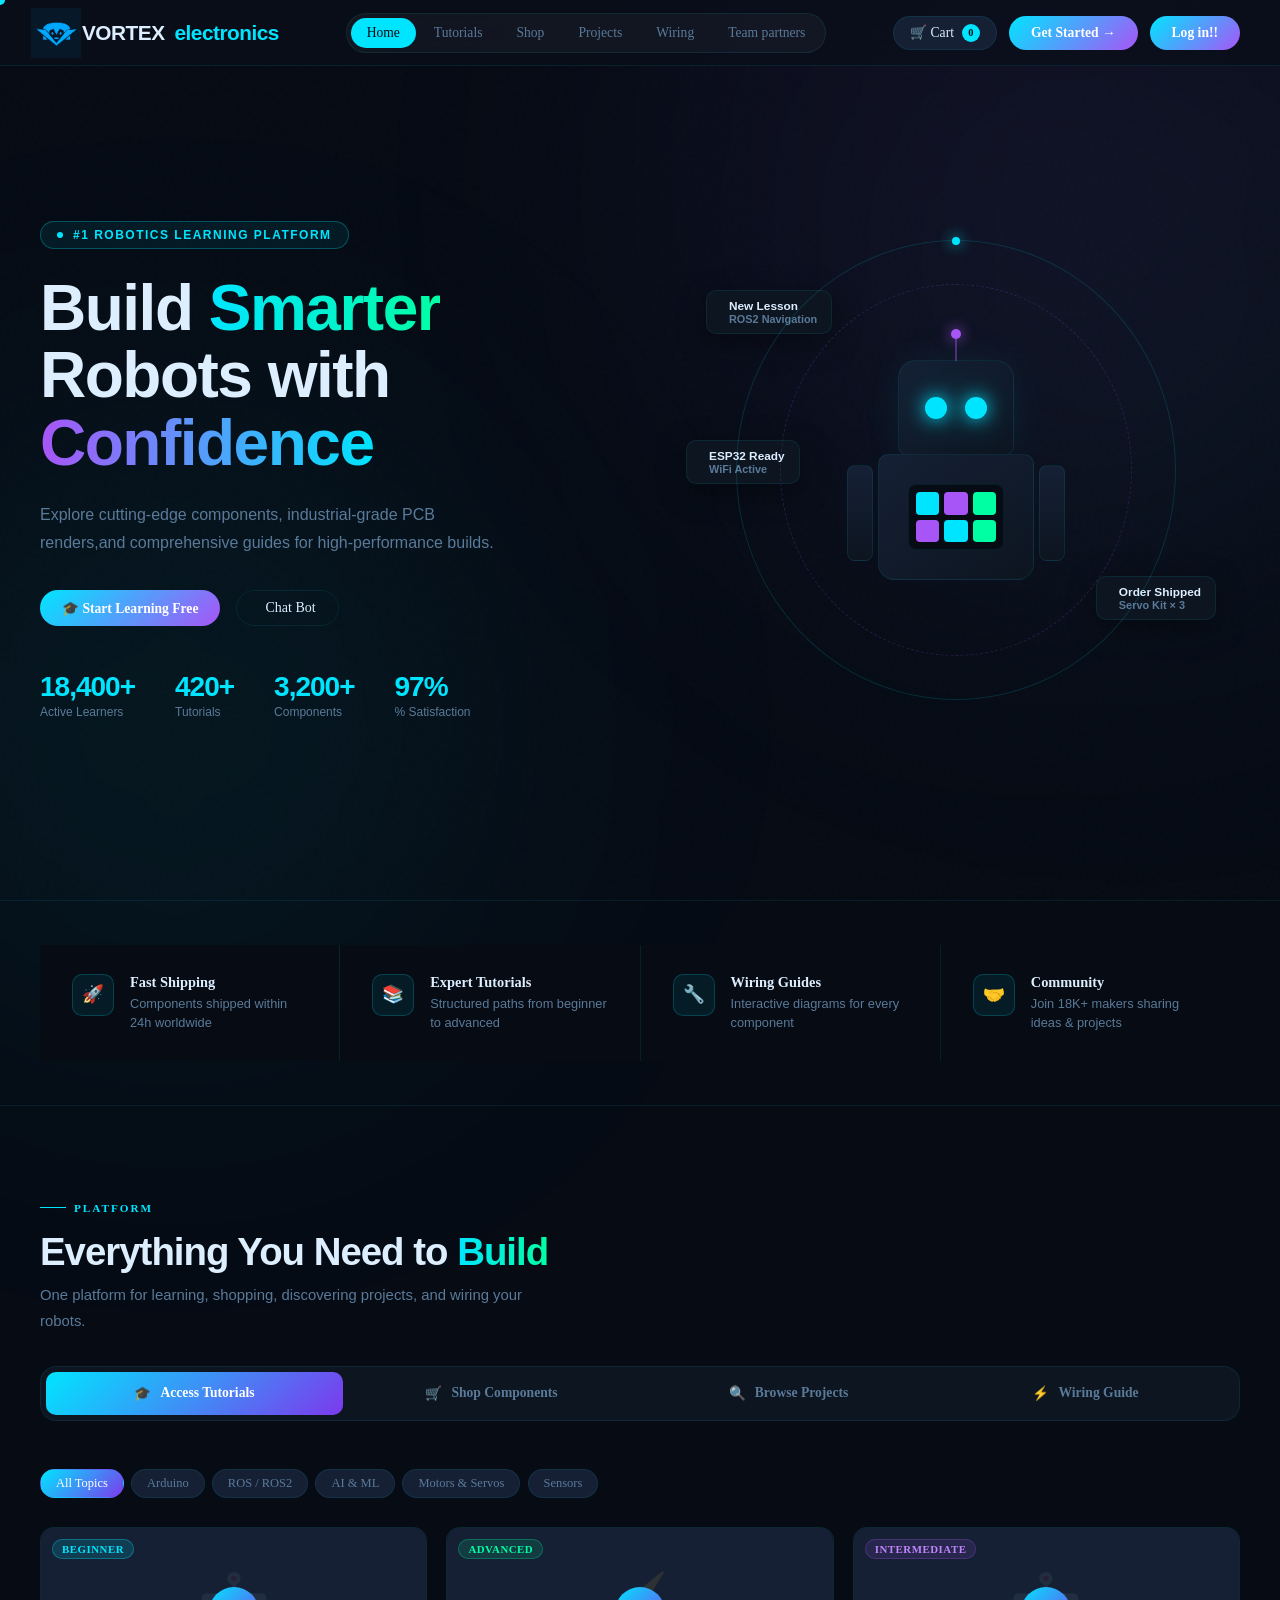
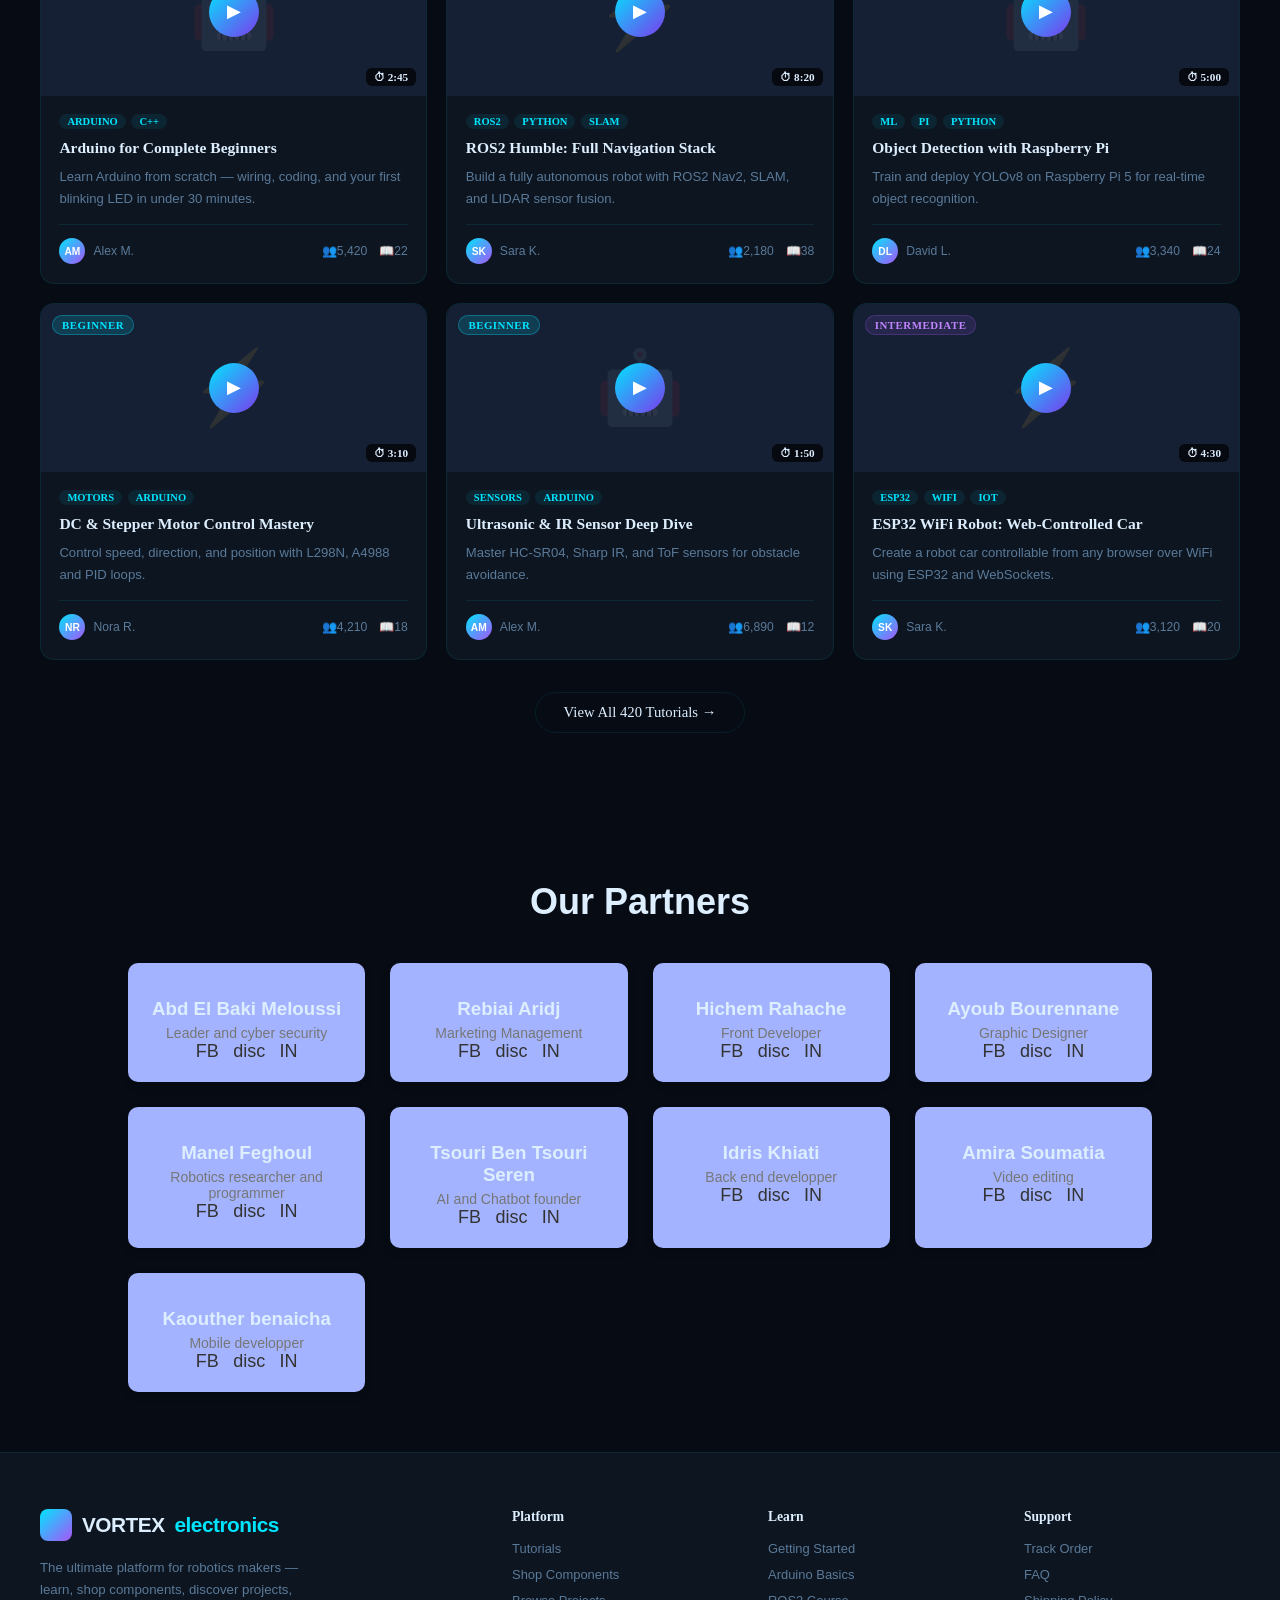
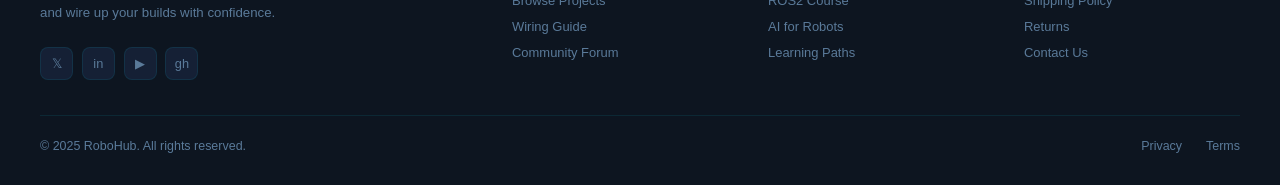
<file: mnl.html>
<!DOCTYPE html>
<html lang="en">

<head>
    <meta charset="UTF-8">
    <meta name="viewport" content="width=device-width, initial-scale=1.0">
    <title>RoboHub — Learn. Build. Innovate.</title>
    <link rel="stylesheet" href="stylee.css">
</head>

<body>

    <div class="cursor" id="cursor"></div>
    <div class="blob blob1"></div>
    <div class="blob blob2"></div>

    <!-- NAV -->
    <nav id="nav">
        <a href="#" class="logo">
            <div class="logo-mark">
                <img src="logo.jpg" alt="logo" class="VORTEX">
            </div>VORTEX<span>electronics</span>
        </a>
        <div class="nav-pill">
            <button class="nl active" onclick="goTo('home',this)">Home</button>
            <button class="nl" onclick="goTo('tutorials',this)">Tutorials</button>
            <button class="nl" onclick="goTo('shop',this)">Shop</button>
            <button class="nl" onclick="goTo('projects',this)">Projects</button>
            <button class="nl" onclick="goTo('wiring',this)">Wiring</button>
            <button class="nl" onclick="goTo('partners',this)">Team partners</button>
        </div>
        <div class="nav-r">
            <button class="cart-pill" onclick="openDrawer()">🛒 Cart <span class="cdot" id="cc">0</span></button>
            <a href="#platform" class="btn-cta" onclick="switchTab('tutorials')">Get Started →</a>
            <a href="doth.html" class="btn-log" onclick=s>Log in!!</a>
            <div class="ham" id="ham"><span></span><span></span><span></span></div>
        </div>
    </nav>

    <!-- HERO -->
    <section id="home" style="position:relative;z-index:2;">
        <div class="hero">
            <div>
                <div class="hero-badge"><span class="bpulse"></span>#1 Robotics Learning Platform</div>
                <h1 class="hero-title">Build <span class="hl">Smarter</span><br>Robots with<br><span
                        class="hl2">Confidence</span></h1>
                <p class="hero-sub">Explore cutting-edge components, industrial-grade PCB renders,and comprehensive
                    guides for high-performance builds.</p>
                <div class="hero-acts">
                    <a href="#platform" class="btn-cta" onclick="switchTab('tutorials')">🎓 Start Learning Free</a>
                    <a href="#platform" class="btn-ghost" onclick="switchTab('projects')"><i
                            class="fa-solid fa-robot"></i> Chat Bot</a>
                </div>
                <div class="hero-metrics">
                    <div><span class="m-val" data-target="18400">0</span>
                        <div class="m-lbl">Active Learners</div>
                    </div>
                    <div><span class="m-val" data-target="420">0</span>
                        <div class="m-lbl">Tutorials</div>
                    </div>
                    <div><span class="m-val" data-target="3200">0</span>
                        <div class="m-lbl">Components</div>
                    </div>
                    <div><span class="m-val" data-target="97">0</span>
                        <div class="m-lbl">% Satisfaction</div>
                    </div>
                </div>
            </div>
            <div class="hero-viz">
                <div class="robot-stage">
                    <div class="otag"><span><i class="fa-solid fa-chalkboard"></i></span>
                        <div>
                            <div style="font-size:.74rem;font-weight:700">New Lesson</div>
                            <div style="font-size:.68rem;color:var(--muted)">ROS2 Navigation</div>
                        </div>
                    </div>
                    <div class="otag"><span><i class="fa-solid fa-boxes-packing"></i></span>
                        <div>
                            <div style="font-size:.74rem;font-weight:700">Order Shipped</div>
                            <div style="font-size:.68rem;color:var(--muted)">Servo Kit × 3</div>
                        </div>
                    </div>
                    <div class="otag"><span><i class="fa-solid fa-wifi"></i></span>
                        <div>
                            <div style="font-size:.74rem;font-weight:700">ESP32 Ready</div>
                            <div style="font-size:.68rem;color:var(--muted)">WiFi Active</div>
                        </div>
                    </div>
                    <div class="sring"></div>
                    <div class="sring2"></div>
                    <div class="rbody">
                        <div class="rhead">
                            <div class="antenna"></div>
                            <div class="reyes">
                                <div class="reye"></div>
                                <div class="reye"></div>
                            </div>
                        </div>
                        <div class="rtorso">
                            <div class="rarm l"></div>
                            <div class="rarm r"></div>
                            <div class="tpanel">
                                <div class="tbit"></div>
                                <div class="tbit"></div>
                                <div class="tbit"></div>
                                <div class="tbit"></div>
                                <div class="tbit"></div>
                                <div class="tbit"></div>
                            </div>
                        </div>
                    </div>
                </div>
            </div>
        </div>
    </section>

    <!-- FEATURES STRIP -->
    <div class="feat-strip reveal">
        <div class="container">
            <div class="feat-row">
                <div class="feat-item">
                    <div class="feat-icon">🚀</div>
                    <div>
                        <div class="feat-title">Fast Shipping</div>
                        <div class="feat-desc">Components shipped within 24h worldwide</div>
                    </div>
                </div>
                <div class="feat-item">
                    <div class="feat-icon">📚</div>
                    <div>
                        <div class="feat-title">Expert Tutorials</div>
                        <div class="feat-desc">Structured paths from beginner to advanced</div>
                    </div>
                </div>
                <div class="feat-item">
                    <div class="feat-icon">🔧</div>
                    <div>
                        <div class="feat-title">Wiring Guides</div>
                        <div class="feat-desc">Interactive diagrams for every component</div>
                    </div>
                </div>
                <div class="feat-item">
                    <div class="feat-icon">🤝</div>
                    <div>
                        <div class="feat-title">Community</div>
                        <div class="feat-desc">Join 18K+ makers sharing ideas & projects</div>
                    </div>
                </div>
            </div>
        </div>
    </div>

    <!-- PLATFORM -->
    <section class="section" id="platform">
        <div class="container">
            <div style="margin-bottom:2rem" class="reveal">
                <div class="slabel">Platform</div>
                <h2 class="stitle">Everything You Need to <span class="hl">Build</span></h2>
                <p class="ssub">One platform for learning, shopping, discovering projects, and wiring your robots.</p>
            </div>

            <div class="stabs reveal">
                <button class="stab active" onclick="switchTab('tutorials')" data-tab="tutorials"><span>🎓</span> Access
                    Tutorials</button>
                <button class="stab" onclick="switchTab('shop')" data-tab="shop"><span>🛒</span> Shop
                    Components</button>
                <button class="stab" onclick="switchTab('projects')" data-tab="projects"><span>🔍</span> Browse
                    Projects</button>
                <button class="stab" onclick="switchTab('wiring')" data-tab="wiring"><span>⚡</span> Wiring
                    Guide</button>
            </div>

            <!-- TUTORIALS TAB -->
            <div class="tab-content active" id="tab-tutorials">
                <div class="fchips reveal">
                    <button class="fchip active" onclick="filterTuts(this,'all')">All Topics</button>
                    <button class="fchip" onclick="filterTuts(this,'arduino')">Arduino</button>
                    <button class="fchip" onclick="filterTuts(this,'ros')">ROS / ROS2</button>
                    <button class="fchip" onclick="filterTuts(this,'ml')">AI & ML</button>
                    <button class="fchip" onclick="filterTuts(this,'motors')">Motors & Servos</button>
                    <button class="fchip" onclick="filterTuts(this,'sensors')">Sensors</button>
                </div>
                <div class="tgrid reveal" id="tgrid"></div>
                <div style="text-align:center;margin-top:2rem" class="reveal">
                    <button class="btn-ghost" style="padding:11px 28px;font-size:.92rem">View All 420 Tutorials
                        →</button>
                </div>
            </div>

            <!-- SHOP TAB -->
            <div class="tab-content" id="tab-shop">
                <div class="shop-layout">
                    <aside class="sidebar reveal">
                        <div class="sb-title">Filters</div>
                        <div class="fg">
                            <div class="fg-title">Category</div>
                            <label class="fopt"><input type="checkbox" checked> Microcontrollers</label>
                            <label class="fopt"><input type="checkbox" checked> Sensors</label>
                            <label class="fopt"><input type="checkbox"> Motors & Actuators</label>
                            <label class="fopt"><input type="checkbox"> Power & Batteries</label>
                            <label class="fopt"><input type="checkbox"> Wireless Modules</label>
                            <label class="fopt"><input type="checkbox"> Displays</label>
                        </div>
                        <div class="fg">
                            <div class="fg-title">Compatible With</div>
                            <label class="fopt"><input type="checkbox" checked> Arduino</label>
                            <label class="fopt"><input type="checkbox"> Raspberry Pi</label>
                            <label class="fopt"><input type="checkbox"> ESP32</label>
                            <label class="fopt"><input type="checkbox"> STM32</label>
                        </div>
                        <div class="fg">
                            <div class="fg-title">Price Range</div>
                            <input type="range" class="price-range" min="0" max="200" value="80">
                            <div
                                style="display:flex;
                                justify-content:space-between;
                                font-size:.76rem;
                                color:var(--muted);
                                margin-top:5px">
                                <span>0DA</span><span id="prlbl">1800DA</span></div>
                        </div>
                    </aside>
                    <div class="sgrid reveal" id="sgrid"></div>
                </div>
            </div>

            <!-- PROJECTS TAB -->
            <div class="tab-content" id="tab-projects">
                <div class="proj-hdr reveal">
                    <div class="psearch"><span>🔍</span><input type="text" placeholder="Search projects..."></div>
                    <div class="fchips" style="margin:0">
                        <button class="fchip active">All</button>
                        <button class="fchip">Beginner</button>
                        <button class="fchip">Intermediate</button>
                        <button class="fchip">Advanced</button>
                        <button class="fchip">Arduino</button>
                        <button class="fchip">ROS2</button>
                    </div>
                </div>
                <div class="pgrid reveal" id="pgrid"></div>
            </div>

            <!-- WIRING TAB -->
            <div class="tab-content" id="tab-wiring">
                <div class="wlayout">
                    <div class="wlist reveal" id="wlist"></div>
                    <div class="reveal" id="wpanel"></div>
                </div>
            </div>
        </div>
    </section>
    <!-- team partners -->
    <section class="team-section">
        <h2>Our Partners</h2>

        <div class="team-container">

            <!-- Person 1 -->
            <div class="team-card">
                <h3>Abd El Baki Meloussi</h3>
                <p>Leader and cyber security</p>
                <div class="social">
                    <a href="#">FB</a>
                    <a href="bakimeloussi8">disc</a>
                    <a href="#">IN</a>
                </div>
            </div>

            <!-- Person 2 -->
            <div class="team-card">
                <h3>Rebiai Aridj</h3>
                <p>Marketing Management</p>
                <div class="social">
                    <a href="#">FB</a>
                    <a href="aridjrebiai.">disc</a>
                    <a href="#">IN</a>
                </div>
            </div>

            <!-- Person 3 -->
            <div class="team-card">
                <h3>Hichem Rahache</h3>
                <p>Front Developer</p>
                <div class="social">
                    <a href="#">FB</a>
                    <a href="hichem999882">disc</a>
                    <a href="#">IN</a>
                </div>
            </div>

            <!-- Person 4 -->
            <div class="team-card">
                <h3>Ayoub Bourennane</h3>
                <p> Graphic Designer</p>
                <div class="social">
                    <a href="#">FB</a>
                    <a href="ayoub09">disc</a>
                    <a href="#">IN</a>
                </div>
            </div>

            <!-- Person 5 -->
            <div class="team-card">
                <h3>Manel Feghoul</h3>
                <p>Robotics researcher and programmer</p>
                <div class="social">
                    <a href="https://www.facebook.com/profile.php?id=61578336105991&locale=fr_FR">FB</a>
                    <a href="https://canary.discord.com/channels/1426666777764433973/1426666779392086040">disc</a>
                    <a href="https://www.linkedin.com/in/manel-feghoul-25397039a/">IN</a>
                </div>
            </div>

            <!-- Person 6 -->
            <div class="team-card">
                <h3>Tsouri Ben Tsouri Seren</h3>
                <p>AI and Chatbot founder</p>
                <div class="social">
                    <a href="https://www.facebook.com/share/1DPU1pLSde/">FB</a>
                    <a href="seren_tsr">disc</a>
                    <a
                        href="https://www.linkedin.com/in/seren-tsouri-ben-tsouri-1873ba3aa?utm_source=share&utm_campaign=share_via&utm_content=profile&utm_medium=android_app">IN</a>
                </div>
            </div>

            <!-- Person 7 -->
            <div class="team-card">
                <h3>Idris Khiati</h3>
                <p>Back end developper</p>
                <div class="social">
                    <a href="https://www.facebook.com/share/1DF76dxmjv/">FB</a>
                    <a href="oxydious3306">disc</a>
                    <a href="https://www.linkedin.com/in/idris-khiaty-7b31743b6/">IN</a>
                </div>
            </div>

            <!-- Person 8 -->
            <div class="team-card">
                <h3>Amira Soumatia </h3>
                <p>Video editing</p>
                <div class="social">
                    <a href="#">FB</a>
                    <a href="why_amira">disc</a>
                    <a href="#">IN</a>
                </div>
            </div>

            <!-- Person 9 -->
            <div class="team-card">
                <h3>Kaouther benaicha</h3>
                <p>Mobile developper</p>
                <div class="social">
                    <a href="#">FB</a>
                    <a href="kao_ben">disc</a>
                    <a href="#">IN</a>
                </div>
            </div>

        </div>
    </section>
    <!-- FOOTER -->
    <footer>
        <div class="container">
            <div class="ft">
                <div>
                    <a href="#" class="logo" style="display:inline-flex;margin-bottom:1rem;">
                        <div class="logo-mark">
                        </div>VORTEX<span>electronics</span>
                    </a>
                    <p class="fdesc">The ultimate platform for robotics makers — learn, shop components, discover
                        projects, and wire up your builds with confidence.</p>
                    <div class="socials">
                        <a class="sc" href="#">𝕏</a><a class="sc" href="#">in</a><a class="sc" href="#">▶</a><a
                            class="sc" href="#">gh</a>
                    </div>
                </div>
                <div>
                    <div class="fct">Platform</div>
                    <ul class="flinks">
                        <li><a href="#">Tutorials</a></li>
                        <li><a href="#">Shop Components</a></li>
                        <li><a href="#">Browse Projects</a></li>
                        <li><a href="#">Wiring Guide</a></li>
                        <li><a href="#">Community Forum</a></li>
                    </ul>
                </div>
                <div>
                    <div class="fct">Learn</div>
                    <ul class="flinks">
                        <li><a href="#">Getting Started</a></li>
                        <li><a href="#">Arduino Basics</a></li>
                        <li><a href="#">ROS2 Course</a></li>
                        <li><a href="#">AI for Robots</a></li>
                        <li><a href="#">Learning Paths</a></li>
                    </ul>
                </div>
                <div>
                    <div class="fct">Support</div>
                    <ul class="flinks">
                        <li><a href="#">Track Order</a></li>
                        <li><a href="#">FAQ</a></li>
                        <li><a href="#">Shipping Policy</a></li>
                        <li><a href="#">Returns</a></li>
                        <li><a href="#">Contact Us</a></li>
                    </ul>
                </div>
            </div>
            <div class="fbot">
                <span>© 2025 RoboHub. All rights reserved.</span>
                <div style="display:flex;gap:1.5rem"><a href="#"
                        style="color:var(--muted);text-decoration:none">Privacy</a><a href="#"
                        style="color:var(--muted);text-decoration:none">Terms</a></div>
            </div>
        </div>
    </footer>

    <!-- CART DRAWER -->
    <div class="dbg" id="dbg" onclick="closeDrawer()"></div>
    <div class="drawer" id="drawer">
        <div class="dhdr">
            <h3>🛒 Your Cart</h3><button class="closex" onclick="closeDrawer()">✕</button>
        </div>
        <div class="dbody" id="dbody"></div>
        <div class="dftr" id="dftr" style="display:none">
            <div class="cart-row"><span>Subtotal</span><span class="val" id="ctotal">$0.00</span></div>
            <button class="ckbtn">Proceed to Checkout →</button>
        </div>
    </div>

    <!-- TOAST -->
    <div class="toast" id="toast"><span class="tic">✅</span><span id="tmsg">Added to cart!</span></div>

    <script src="app.js"></script>
</body>

</html>


<!DOCTYPE html>
</file>
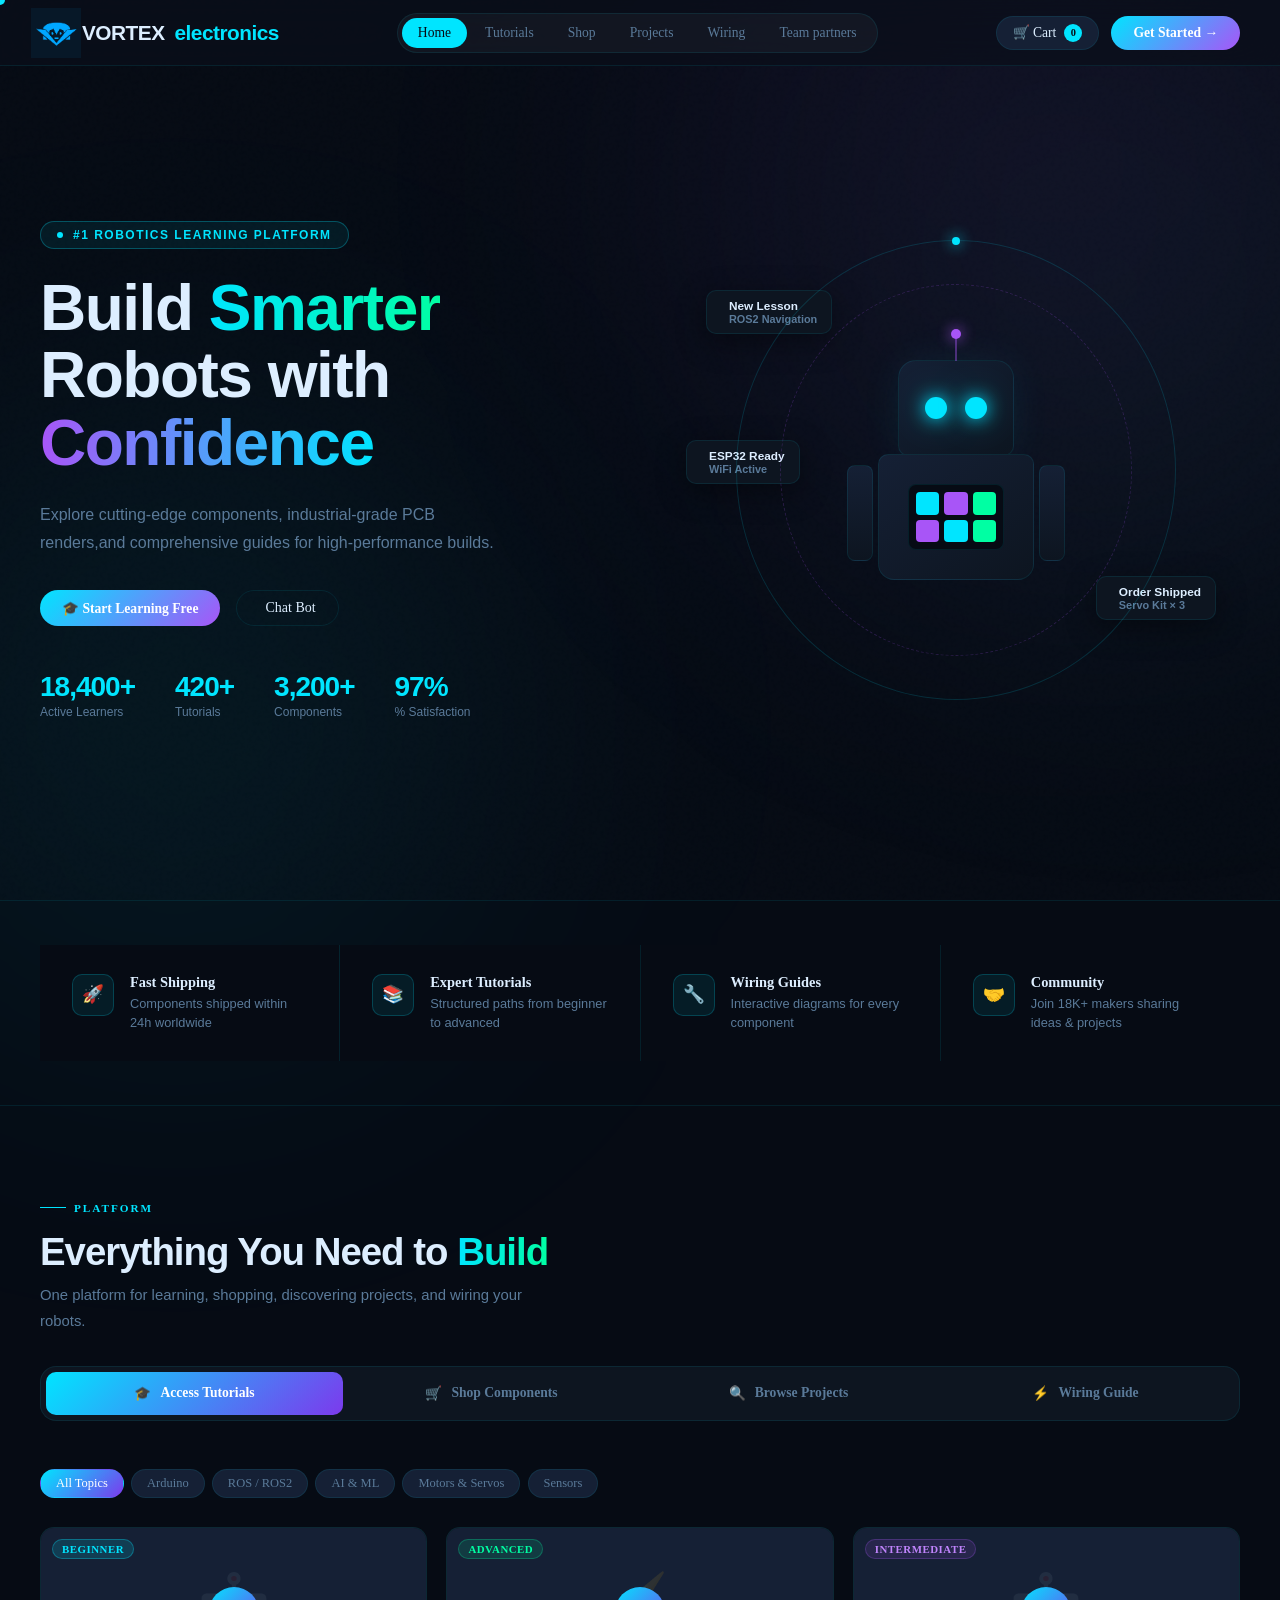
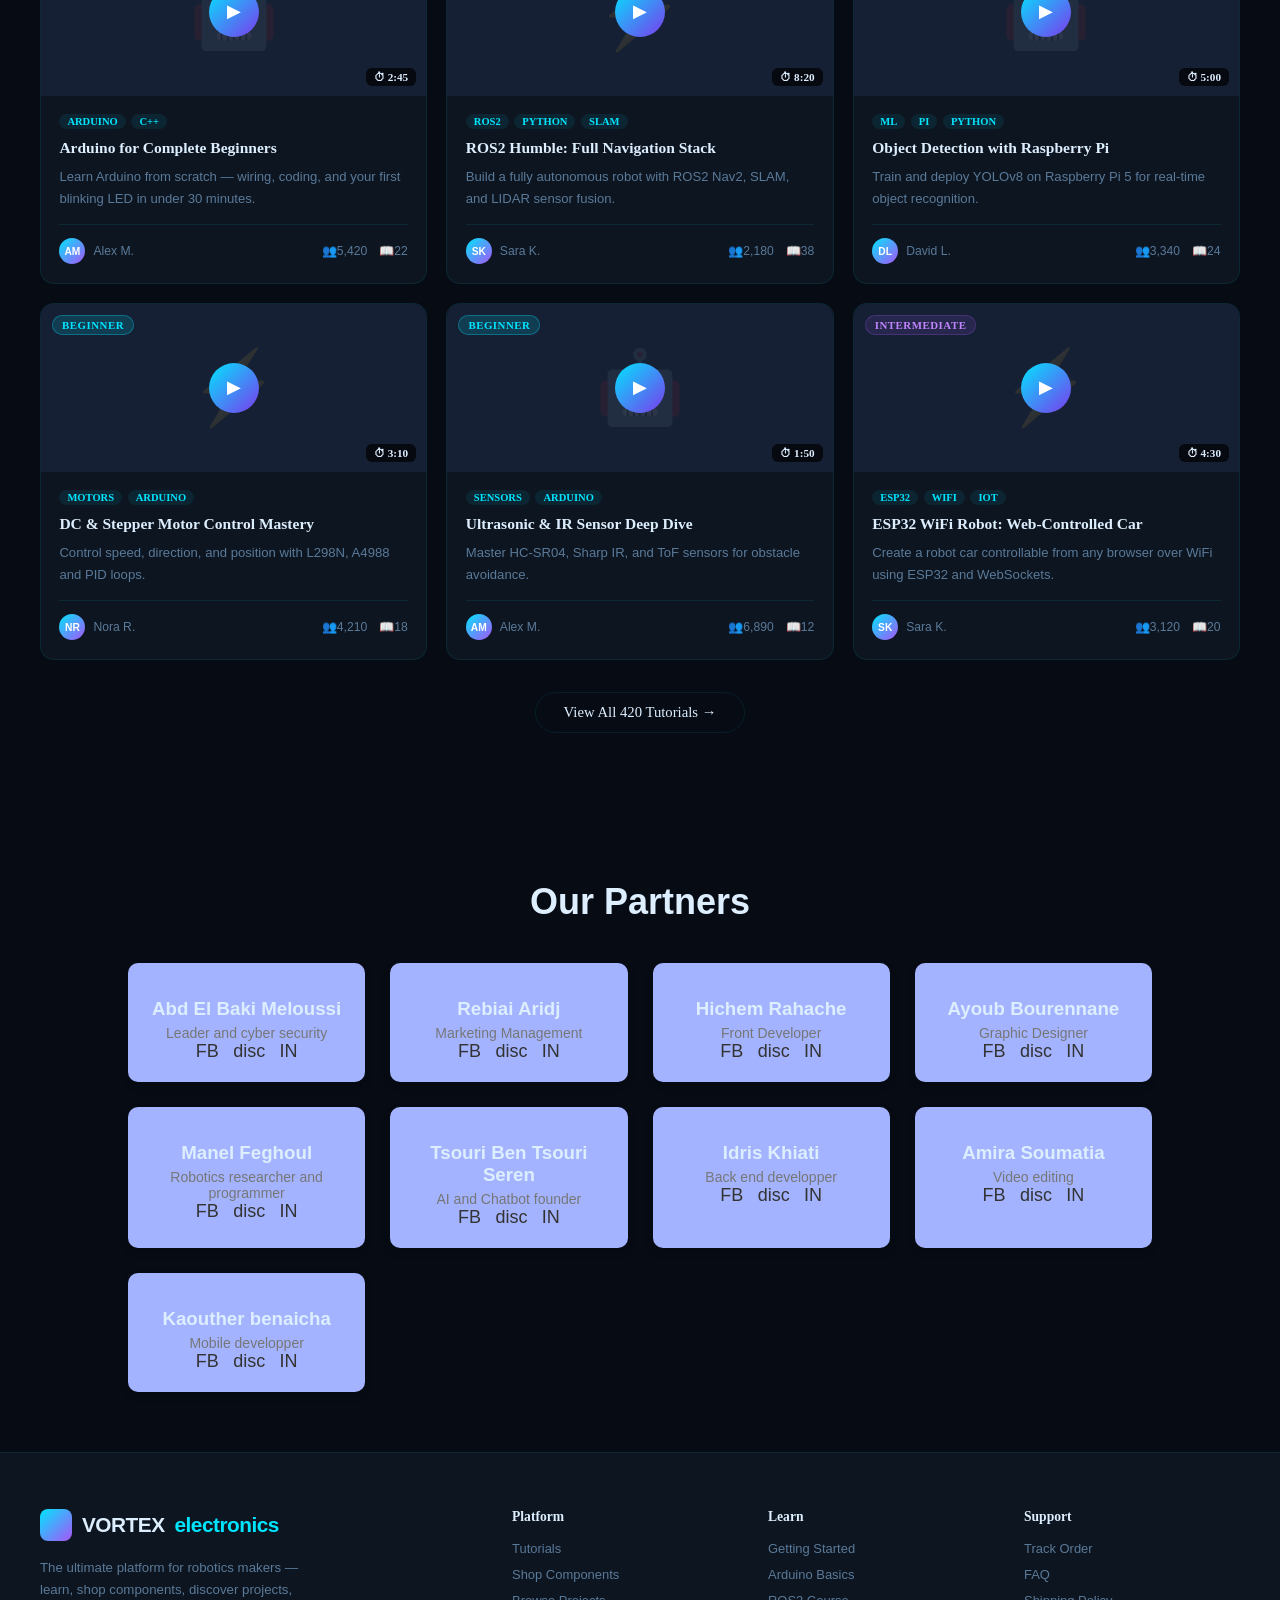
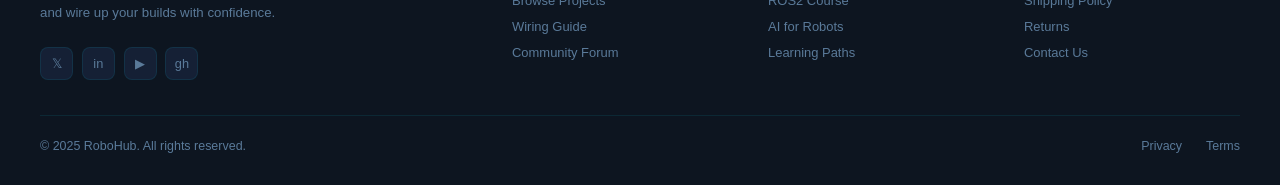
<file: mnll.html>
<!DOCTYPE html>
<html lang="en">

<head>
    <meta charset="UTF-8">
    <meta name="viewport" content="width=device-width, initial-scale=1.0">
    <title>RoboHub — Learn. Build. Innovate.</title>
    <link rel="stylesheet" href="stylee.css">
</head>

<body>

    <div class="cursor" id="cursor"></div>
    <div class="blob blob1"></div>
    <div class="blob blob2"></div>

    <!-- NAV -->
    <nav id="nav">
        <a href="#" class="logo">
            <div class="logo-mark">
                <img src="logo.jpg" alt="logo" class="VORTEX">
            </div>VORTEX<span>electronics</span>
        </a>
        <div class="nav-pill">
            <button class="nl active" onclick="goTo('home',this)">Home</button>
            <button class="nl" onclick="goTo('tutorials',this)">Tutorials</button>
            <button class="nl" onclick="goTo('shop',this)">Shop</button>
            <button class="nl" onclick="goTo('projects',this)">Projects</button>
            <button class="nl" onclick="goTo('wiring',this)">Wiring</button>
            <button class="nl" onclick="goTo('partners',this)">Team partners</button>
        </div>
        <div class="nav-r">
            <button class="cart-pill" onclick="openDrawer()">🛒 Cart <span class="cdot" id="cc">0</span></button>
            <a href="#platform" class="btn-cta" onclick="switchTab('tutorials')">Get Started →</a>
            <div class="ham" id="ham"><span></span><span></span><span></span></div>
        </div>
    </nav>

    <!-- HERO -->
    <section id="home" style="position:relative;z-index:2;">
        <div class="hero">
            <div>
                <div class="hero-badge"><span class="bpulse"></span>#1 Robotics Learning Platform</div>
                <h1 class="hero-title">Build <span class="hl">Smarter</span><br>Robots with<br><span
                        class="hl2">Confidence</span></h1>
                <p class="hero-sub">Explore cutting-edge components, industrial-grade PCB renders,and comprehensive
                    guides for high-performance builds.</p>
                <div class="hero-acts">
                    <a href="#platform" class="btn-cta" onclick="switchTab('tutorials')">🎓 Start Learning Free</a>
                    <a href="#platform" class="btn-ghost" onclick="switchTab('projects')"><i
                            class="fa-solid fa-robot"></i> Chat Bot</a>
                </div>
                <div class="hero-metrics">
                    <div><span class="m-val" data-target="18400">0</span>
                        <div class="m-lbl">Active Learners</div>
                    </div>
                    <div><span class="m-val" data-target="420">0</span>
                        <div class="m-lbl">Tutorials</div>
                    </div>
                    <div><span class="m-val" data-target="3200">0</span>
                        <div class="m-lbl">Components</div>
                    </div>
                    <div><span class="m-val" data-target="97">0</span>
                        <div class="m-lbl">% Satisfaction</div>
                    </div>
                </div>
            </div>
            <div class="hero-viz">
                <div class="robot-stage">
                    <div class="otag"><span><i class="fa-solid fa-chalkboard"></i></span>
                        <div>
                            <div style="font-size:.74rem;font-weight:700">New Lesson</div>
                            <div style="font-size:.68rem;color:var(--muted)">ROS2 Navigation</div>
                        </div>
                    </div>
                    <div class="otag"><span><i class="fa-solid fa-boxes-packing"></i></span>
                        <div>
                            <div style="font-size:.74rem;font-weight:700">Order Shipped</div>
                            <div style="font-size:.68rem;color:var(--muted)">Servo Kit × 3</div>
                        </div>
                    </div>
                    <div class="otag"><span><i class="fa-solid fa-wifi"></i></span>
                        <div>
                            <div style="font-size:.74rem;font-weight:700">ESP32 Ready</div>
                            <div style="font-size:.68rem;color:var(--muted)">WiFi Active</div>
                        </div>
                    </div>
                    <div class="sring"></div>
                    <div class="sring2"></div>
                    <div class="rbody">
                        <div class="rhead">
                            <div class="antenna"></div>
                            <div class="reyes">
                                <div class="reye"></div>
                                <div class="reye"></div>
                            </div>
                        </div>
                        <div class="rtorso">
                            <div class="rarm l"></div>
                            <div class="rarm r"></div>
                            <div class="tpanel">
                                <div class="tbit"></div>
                                <div class="tbit"></div>
                                <div class="tbit"></div>
                                <div class="tbit"></div>
                                <div class="tbit"></div>
                                <div class="tbit"></div>
                            </div>
                        </div>
                    </div>
                </div>
            </div>
        </div>
    </section>

    <!-- FEATURES STRIP -->
    <div class="feat-strip reveal">
        <div class="container">
            <div class="feat-row">
                <div class="feat-item">
                    <div class="feat-icon">🚀</div>
                    <div>
                        <div class="feat-title">Fast Shipping</div>
                        <div class="feat-desc">Components shipped within 24h worldwide</div>
                    </div>
                </div>
                <div class="feat-item">
                    <div class="feat-icon">📚</div>
                    <div>
                        <div class="feat-title">Expert Tutorials</div>
                        <div class="feat-desc">Structured paths from beginner to advanced</div>
                    </div>
                </div>
                <div class="feat-item">
                    <div class="feat-icon">🔧</div>
                    <div>
                        <div class="feat-title">Wiring Guides</div>
                        <div class="feat-desc">Interactive diagrams for every component</div>
                    </div>
                </div>
                <div class="feat-item">
                    <div class="feat-icon">🤝</div>
                    <div>
                        <div class="feat-title">Community</div>
                        <div class="feat-desc">Join 18K+ makers sharing ideas & projects</div>
                    </div>
                </div>
            </div>
        </div>
    </div>

    <!-- PLATFORM -->
    <section class="section" id="platform">
        <div class="container">
            <div style="margin-bottom:2rem" class="reveal">
                <div class="slabel">Platform</div>
                <h2 class="stitle">Everything You Need to <span class="hl">Build</span></h2>
                <p class="ssub">One platform for learning, shopping, discovering projects, and wiring your robots.</p>
            </div>

            <div class="stabs reveal">
                <button class="stab active" onclick="switchTab('tutorials')" data-tab="tutorials"><span>🎓</span> Access
                    Tutorials</button>
                <button class="stab" onclick="switchTab('shop')" data-tab="shop"><span>🛒</span> Shop
                    Components</button>
                <button class="stab" onclick="switchTab('projects')" data-tab="projects"><span>🔍</span> Browse
                    Projects</button>
                <button class="stab" onclick="switchTab('wiring')" data-tab="wiring"><span>⚡</span> Wiring
                    Guide</button>
            </div>

            <!-- TUTORIALS TAB -->
            <div class="tab-content active" id="tab-tutorials">
                <div class="fchips reveal">
                    <button class="fchip active" onclick="filterTuts(this,'all')">All Topics</button>
                    <button class="fchip" onclick="filterTuts(this,'arduino')">Arduino</button>
                    <button class="fchip" onclick="filterTuts(this,'ros')">ROS / ROS2</button>
                    <button class="fchip" onclick="filterTuts(this,'ml')">AI & ML</button>
                    <button class="fchip" onclick="filterTuts(this,'motors')">Motors & Servos</button>
                    <button class="fchip" onclick="filterTuts(this,'sensors')">Sensors</button>
                </div>
                <div class="tgrid reveal" id="tgrid"></div>
                <div style="text-align:center;margin-top:2rem" class="reveal">
                    <button class="btn-ghost" style="padding:11px 28px;font-size:.92rem">View All 420 Tutorials
                        →</button>
                </div>
            </div>

            <!-- SHOP TAB -->
            <div class="tab-content" id="tab-shop">
                <div class="shop-layout">
                    <aside class="sidebar reveal">
                        <div class="sb-title">Filters</div>
                        <div class="fg">
                            <div class="fg-title">Category</div>
                            <label class="fopt"><input type="checkbox" checked> Microcontrollers</label>
                            <label class="fopt"><input type="checkbox" checked> Sensors</label>
                            <label class="fopt"><input type="checkbox"> Motors & Actuators</label>
                            <label class="fopt"><input type="checkbox"> Power & Batteries</label>
                            <label class="fopt"><input type="checkbox"> Wireless Modules</label>
                            <label class="fopt"><input type="checkbox"> Displays</label>
                        </div>
                        <div class="fg">
                            <div class="fg-title">Compatible With</div>
                            <label class="fopt"><input type="checkbox" checked> Arduino</label>
                            <label class="fopt"><input type="checkbox"> Raspberry Pi</label>
                            <label class="fopt"><input type="checkbox"> ESP32</label>
                            <label class="fopt"><input type="checkbox"> STM32</label>
                        </div>
                        <div class="fg">
                            <div class="fg-title">Price Range</div>
                            <input type="range" class="price-range" min="0" max="200" value="80">
                            <div
                                style="display:flex;
                                justify-content:space-between;
                                font-size:.76rem;
                                color:var(--muted);
                                margin-top:5px">
                                <span>0DA</span><span id="prlbl">1800DA</span></div>
                        </div>
                    </aside>
                    <div class="sgrid reveal" id="sgrid"></div>
                </div>
            </div>

            <!-- PROJECTS TAB -->
            <div class="tab-content" id="tab-projects">
                <div class="proj-hdr reveal">
                    <div class="psearch"><span>🔍</span><input type="text" placeholder="Search projects..."></div>
                    <div class="fchips" style="margin:0">
                        <button class="fchip active">All</button>
                        <button class="fchip">Beginner</button>
                        <button class="fchip">Intermediate</button>
                        <button class="fchip">Advanced</button>
                        <button class="fchip">Arduino</button>
                        <button class="fchip">ROS2</button>
                    </div>
                </div>
                <div class="pgrid reveal" id="pgrid"></div>
            </div>

            <!-- WIRING TAB -->
            <div class="tab-content" id="tab-wiring">
                <div class="wlayout">
                    <div class="wlist reveal" id="wlist"></div>
                    <div class="reveal" id="wpanel"></div>
                </div>
            </div>
        </div>
    </section>
    <!-- team partners -->
    <section class="team-section">
        <h2>Our Partners</h2>

        <div class="team-container">

            <!-- Person 1 -->
            <div class="team-card">
                <h3>Abd El Baki Meloussi</h3>
                <p>Leader and cyber security</p>
                <div class="social">
                    <a href="#">FB</a>
                    <a href="bakimeloussi8">disc</a>
                    <a href="#">IN</a>
                </div>
            </div>

            <!-- Person 2 -->
            <div class="team-card">
                <h3>Rebiai Aridj</h3>
                <p>Marketing Management</p>
                <div class="social">
                    <a href="#">FB</a>
                    <a href="aridjrebiai.">disc</a>
                    <a href="#">IN</a>
                </div>
            </div>

            <!-- Person 3 -->
            <div class="team-card">
                <h3>Hichem Rahache</h3>
                <p>Front Developer</p>
                <div class="social">
                    <a href="#">FB</a>
                    <a href="hichem999882">disc</a>
                    <a href="#">IN</a>
                </div>
            </div>

            <!-- Person 4 -->
            <div class="team-card">
                <h3>Ayoub Bourennane</h3>
                <p> Graphic Designer</p>
                <div class="social">
                    <a href="#">FB</a>
                    <a href="ayoub09">disc</a>
                    <a href="#">IN</a>
                </div>
            </div>

            <!-- Person 5 -->
            <div class="team-card">
                <h3>Manel Feghoul</h3>
                <p>Robotics researcher and programmer</p>
                <div class="social">
                    <a href="https://www.facebook.com/profile.php?id=61578336105991&locale=fr_FR">FB</a>
                    <a href="https://canary.discord.com/channels/1426666777764433973/1426666779392086040">disc</a>
                    <a href="https://www.linkedin.com/in/manel-feghoul-25397039a/">IN</a>
                </div>
            </div>

            <!-- Person 6 -->
            <div class="team-card">
                <h3>Tsouri Ben Tsouri Seren</h3>
                <p>AI and Chatbot founder</p>
                <div class="social">
                    <a href="https://www.facebook.com/share/1DPU1pLSde/">FB</a>
                    <a href="seren_tsr">disc</a>
                    <a
                        href="https://www.linkedin.com/in/seren-tsouri-ben-tsouri-1873ba3aa?utm_source=share&utm_campaign=share_via&utm_content=profile&utm_medium=android_app">IN</a>
                </div>
            </div>

            <!-- Person 7 -->
            <div class="team-card">
                <h3>Idris Khiati</h3>
                <p>Back end developper</p>
                <div class="social">
                    <a href="https://www.facebook.com/share/1DF76dxmjv/">FB</a>
                    <a href="oxydious3306">disc</a>
                    <a href="https://www.linkedin.com/in/idris-khiaty-7b31743b6/">IN</a>
                </div>
            </div>

            <!-- Person 8 -->
            <div class="team-card">
                <h3>Amira Soumatia </h3>
                <p>Video editing</p>
                <div class="social">
                    <a href="#">FB</a>
                    <a href="why_amira">disc</a>
                    <a href="#">IN</a>
                </div>
            </div>

            <!-- Person 9 -->
            <div class="team-card">
                <h3>Kaouther benaicha</h3>
                <p>Mobile developper</p>
                <div class="social">
                    <a href="#">FB</a>
                    <a href="kao_ben">disc</a>
                    <a href="#">IN</a>
                </div>
            </div>

        </div>
    </section>
    <!-- FOOTER -->
    <footer>
        <div class="container">
            <div class="ft">
                <div>
                    <a href="#" class="logo" style="display:inline-flex;margin-bottom:1rem;">
                        <div class="logo-mark">
                        </div>VORTEX<span>electronics</span>
                    </a>
                    <p class="fdesc">The ultimate platform for robotics makers — learn, shop components, discover
                        projects, and wire up your builds with confidence.</p>
                    <div class="socials">
                        <a class="sc" href="#">𝕏</a><a class="sc" href="#">in</a><a class="sc" href="#">▶</a><a
                            class="sc" href="#">gh</a>
                    </div>
                </div>
                <div>
                    <div class="fct">Platform</div>
                    <ul class="flinks">
                        <li><a href="#">Tutorials</a></li>
                        <li><a href="#">Shop Components</a></li>
                        <li><a href="#">Browse Projects</a></li>
                        <li><a href="#">Wiring Guide</a></li>
                        <li><a href="#">Community Forum</a></li>
                    </ul>
                </div>
                <div>
                    <div class="fct">Learn</div>
                    <ul class="flinks">
                        <li><a href="#">Getting Started</a></li>
                        <li><a href="#">Arduino Basics</a></li>
                        <li><a href="#">ROS2 Course</a></li>
                        <li><a href="#">AI for Robots</a></li>
                        <li><a href="#">Learning Paths</a></li>
                    </ul>
                </div>
                <div>
                    <div class="fct">Support</div>
                    <ul class="flinks">
                        <li><a href="#">Track Order</a></li>
                        <li><a href="#">FAQ</a></li>
                        <li><a href="#">Shipping Policy</a></li>
                        <li><a href="#">Returns</a></li>
                        <li><a href="#">Contact Us</a></li>
                    </ul>
                </div>
            </div>
            <div class="fbot">
                <span>© 2025 RoboHub. All rights reserved.</span>
                <div style="display:flex;gap:1.5rem"><a href="#"
                        style="color:var(--muted);text-decoration:none">Privacy</a><a href="#"
                        style="color:var(--muted);text-decoration:none">Terms</a></div>
            </div>
        </div>
    </footer>

    <!-- CART DRAWER -->
    <div class="dbg" id="dbg" onclick="closeDrawer()"></div>
    <div class="drawer" id="drawer">
        <div class="dhdr">
            <h3>🛒 Your Cart</h3><button class="closex" onclick="closeDrawer()">✕</button>
        </div>
        <div class="dbody" id="dbody"></div>
        <div class="dftr" id="dftr" style="display:none">
            <div class="cart-row"><span>Subtotal</span><span class="val" id="ctotal">$0.00</span></div>
            <button class="ckbtn">Proceed to Checkout →</button>
        </div>
    </div>

    <!-- TOAST -->
    <div class="toast" id="toast"><span class="tic">✅</span><span id="tmsg">Added to cart!</span></div>

    <script src="app.js"></script>
</body>

</html>


<!DOCTYPE html>
</file>
<file: stylee.css>
:root {
    --ink: #060b14;
    --ink2: #0d1520;
    --ink3: #152035;
    --primary: #00e5ff;
    /* electric cyan  */
    --primary-dim: #00b8cc;
    --accent: #a855f7;
    /* vivid purple   */
    --accent-dim: #7c3aed;
    --green: #00ffa3;
    /* bio-green      */
    --orange: #ff6c3e;
    --text: #ddeeff;
    --muted: #5a7a99;
    --border: rgba(0, 229, 255, .09);
    --bhl: rgba(0, 229, 255, .28);
    --r: 14px;
    /* legacy aliases so all existing references keep working */
    --lime: var(--primary);
    --cyan: var(--green);
}

*,
*::before,
*::after {
    margin: 0;
    padding: 0;
    box-sizing: border-box;
}

html {
    scroll-behavior: smooth;
}

body {
    font-family: 'DM Sans', sans-serif;
    background: var(--ink);
    color: var(--text);
    overflow-x: hidden;
    cursor: none;
}

.cursor {
    position: fixed;
    top: 0;
    left: 0;
    pointer-events: none;
    z-index: 9999;
    width: 10px;
    height: 10px;
    background: var(--primary);
    border-radius: 50%;
    transform: translate(-50%, -50%);
    transition: width .2s, height .2s;
    mix-blend-mode: screen;
}

.cursor.big {
    width: 38px;
    height: 38px;
    background: rgba(0, 229, 255, .2);
}

body::before {
    content: '';
    position: fixed;
    inset: 0;
    z-index: 1;
    pointer-events: none;
    background-image: url("data:image/svg+xml,%3Csvg viewBox='0 0 256 256' xmlns='http://www.w3.org/2000/svg'%3E%3Cfilter id='n'%3E%3CfeTurbulence type='fractalNoise' baseFrequency='0.9' numOctaves='4' stitchTiles='stitch'/%3E%3C/filter%3E%3Crect width='100%25' height='100%25' filter='url(%23n)' opacity='0.025'/%3E%3C/svg%3E");
    opacity: .5;
}

.blob {
    position: fixed;
    border-radius: 50%;
    filter: blur(140px);
    pointer-events: none;
    z-index: 0;
}

.blob1 {
    width: 750px;
    height: 750px;
    background: rgba(168, 85, 247, .07);
    top: -200px;
    right: -150px;
}

.blob2 {
    width: 650px;
    height: 650px;
    background: rgba(0, 229, 255, .06);
    bottom: -150px;
    left: -150px;
}

/* extra ambient blob */
.blob1::after {
    content: '';
    position: fixed;
    width: 500px;
    height: 500px;
    background: rgba(0, 255, 163, .04);
    border-radius: 50%;
    top: 40%;
    left: 30%;
    filter: blur(120px);
    pointer-events: none;
}

/* NAV */
nav {
    position: fixed;
    top: 0;
    left: 0;
    right: 0;
    z-index: 1000;
    height: 66px;
    display: flex;
    align-items: center;
    justify-content: space-between;
    padding: 0 2.5rem;
    background: rgba(11, 15, 26, .7);
    backdrop-filter: blur(24px);
    border-bottom: 1px solid var(--border);
    transition: background .3s;
}

nav.scrolled {
    background: rgba(11, 15, 26, .97);
}

.logo {
    font-family: 'Syne', sans-serif;
    font-weight: 800;
    font-size: 1.3rem;
    color: var(--text);
    text-decoration: none;
    display: flex;
    align-items: center;
    gap: 10px;
    letter-spacing: -.5px;
}

.logo-mark {
    width: 32px;
    height: 32px;
    background: linear-gradient(135deg, var(--primary), var(--accent));
    border-radius: 8px;
    display: flex;
    align-items: center;
    justify-content: center;
    font-size: .95rem;
}

.logo span {
    color: var(--primary);
}

.nav-pill {
    display: flex;
    gap: 2px;
    background: rgba(255, 255, 255, .04);
    border: 1px solid var(--border);
    padding: 4px;
    border-radius: 50px;
}

.nl {
    color: var(--muted);
    text-decoration: none;
    font-size: .85rem;
    font-weight: 500;
    padding: 7px 16px;
    border-radius: 50px;
    transition: all .2s;
    white-space: nowrap;
    cursor: pointer;
    border: none;
    background: none;
    font-family: 'DM Sans';
}

.nl:hover,
.nl.active {
    color: var(--ink);
    background: var(--primary);
}

.nav-r {
    display: flex;
    align-items: center;
    gap: .75rem;
}

.cart-pill {
    display: flex;
    align-items: center;
    gap: 8px;
    background: var(--ink3);
    border: 1px solid var(--border);
    color: var(--text);
    padding: 7px 16px;
    border-radius: 50px;
    font-family: 'DM Sans';
    font-size: .85rem;
    font-weight: 500;
    cursor: pointer;
    transition: all .25s;
}

.cart-pill:hover {
    border-color: var(--primary);
    color: var(--primary);
}

.cdot {
    width: 18px;
    height: 18px;
    background: var(--primary);
    border-radius: 50%;
    color: var(--ink);
    font-size: .65rem;
    font-weight: 700;
    display: flex;
    align-items: center;
    justify-content: center;
}

.btn-cta {
    background: linear-gradient(135deg, var(--primary), var(--accent));
    color: #fff;
    font-family: 'DM Sans';
    font-size: .85rem;
    font-weight: 700;
    padding: 9px 22px;
    border-radius: 50px;
    border: none;
    cursor: pointer;
    transition: all .25s;
    text-decoration: none;
    display: inline-flex;
    align-items: center;
    gap: 6px;
}

.btn-cta:hover {
    filter: brightness(1.15);
    transform: translateY(-1px);
    box-shadow: 0 8px 28px rgba(0, 229, 255, .3);
}
.btn-log {
    background: linear-gradient(135deg, var(--primary), var(--accent));
    color: #fff;
    font-family: 'DM Sans';
    font-size: .85rem;
    font-weight: 700;
    padding: 9px 22px;
    border-radius: 50px;
    border: none;
    cursor: pointer;
    transition: all .25s;
    text-decoration: none;
    display: inline-flex;
    align-items: center;
    gap: 6px;
}

.btn-cta:hover {
    filter: brightness(1.15);
    transform: translateY(-1px);
    box-shadow: 0 8px 28px rgba(0, 229, 255, .3);
}

.ham {
    display: none;
    flex-direction: column;
    gap: 5px;
    cursor: pointer;
    padding: 4px;
}

.ham span {
    width: 22px;
    height: 1.5px;
    background: var(--text);
    border-radius: 2px;
}

/* HERO */
.hero {
    min-height: 100vh;
    display: grid;
    grid-template-columns: 1fr 1fr;
    align-items: center;
    gap: 4rem;
    padding: 120px 2.5rem 80px;
    max-width: 1340px;
    margin: 0 auto;
    position: relative;
    z-index: 2;
}

.hero-badge {
    display: inline-flex;
    align-items: center;
    gap: 10px;
    background: rgba(0, 229, 255, .07);
    border: 1px solid var(--bhl);
    color: var(--primary);
    font-size: .75rem;
    font-weight: 600;
    letter-spacing: 1.5px;
    text-transform: uppercase;
    padding: 6px 16px;
    border-radius: 50px;
    margin-bottom: 1.6rem;
    animation: fadeUp .7s ease both;
}

.bpulse {
    width: 6px;
    height: 6px;
    background: var(--primary);
    border-radius: 50%;
    animation: pulse 1.8s infinite;
}

@keyframes pulse {

    0%,
    100% {
        opacity: 1;
        transform: scale(1)
    }

    50% {
        opacity: .4;
        transform: scale(1.5)
    }
}

.hero-title {
    font-family: 'Syne', sans-serif;
    font-size: clamp(2.8rem, 5vw, 4.1rem);
    font-weight: 800;
    line-height: 1.06;
    letter-spacing: -1.5px;
    margin-bottom: 1.4rem;
    animation: fadeUp .8s ease both;
}

.hl {
    background: linear-gradient(90deg, var(--primary), var(--green));
    -webkit-background-clip: text;
    -webkit-text-fill-color: transparent;
    background-clip: text;
}

.hl2 {
    background: linear-gradient(90deg, var(--accent), var(--primary));
    -webkit-background-clip: text;
    -webkit-text-fill-color: transparent;
    background-clip: text;
}

.hero-sub {
    font-size: 1rem;
    color: var(--muted);
    line-height: 1.8;
    max-width: 480px;
    margin-bottom: 2rem;
    animation: fadeUp .9s ease both;
}

.hero-acts {
    display: flex;
    gap: 1rem;
    flex-wrap: wrap;
    margin-bottom: 2.8rem;
    animation: fadeUp 1s ease both;
}

.btn-ghost {
    background: transparent;
    border: 1px solid var(--border);
    color: var(--text);
    font-family: 'DM Sans';
    font-size: .875rem;
    font-weight: 500;
    padding: 9px 22px;
    border-radius: 50px;
    cursor: pointer;
    transition: all .25s;
    text-decoration: none;
    display: inline-flex;
    align-items: center;
    gap: 6px;
}

.btn-ghost:hover {
    border-color: var(--primary);
    color: var(--primary);
}

.hero-metrics {
    display: flex;
    gap: 2.5rem;
    animation: fadeUp 1.1s ease both;
}

.m-val {
    font-family: 'Syne', sans-serif;
    font-size: 1.75rem;
    font-weight: 800;
    color: var(--primary);
    letter-spacing: -1px;
    display: block;
}

.m-lbl {
    font-size: .75rem;
    color: var(--muted);
    margin-top: 2px;
}

/* ROBOT */
.hero-viz {
    display: flex;
    align-items: center;
    justify-content: center;
    animation: fadeIn 1s ease both;
}

.robot-stage {
    width: 440px;
    height: 460px;
    position: relative;
}

.sring {
    position: absolute;
    inset: 0;
    border: 1px solid rgba(0, 229, 255, .15);
    border-radius: 50%;
    animation: spin 22s linear infinite;
}

.sring::before {
    content: '';
    position: absolute;
    top: -4px;
    left: 50%;
    transform: translateX(-50%);
    width: 8px;
    height: 8px;
    background: var(--primary);
    border-radius: 50%;
    box-shadow: 0 0 14px var(--primary);
}

.sring2 {
    position: absolute;
    inset: 44px;
    border: 1px dashed rgba(168, 85, 247, .2);
    border-radius: 50%;
    animation: spin 15s linear infinite reverse;
}

@keyframes spin {
    to {
        transform: rotate(360deg)
    }
}

.rbody {
    position: absolute;
    inset: 0;
    display: flex;
    align-items: center;
    justify-content: center;
    flex-direction: column;
}

.rhead {
    width: 116px;
    height: 96px;
    background: linear-gradient(145deg, var(--ink3), var(--ink2));
    border: 1px solid var(--border);
    border-radius: 18px 18px 10px 10px;
    position: relative;
    display: flex;
    align-items: center;
    justify-content: center;
    box-shadow: 0 0 40px rgba(56, 232, 255, .07);
    animation: float 3.5s ease-in-out infinite;
}

@keyframes float {

    0%,
    100% {
        transform: translateY(0)
    }

    50% {
        transform: translateY(-13px)
    }
}

.reyes {
    display: flex;
    gap: 18px;
}

.reye {
    width: 22px;
    height: 22px;
    background: var(--primary);
    border-radius: 50%;
    box-shadow: 0 0 18px var(--primary), 0 0 40px rgba(0, 229, 255, .4);
    animation: blink 4s ease infinite;
}

.reye:nth-child(2) {
    animation-delay: .15s;
}

@keyframes blink {

    0%,
    90%,
    100% {
        transform: scaleY(1)
    }

    95% {
        transform: scaleY(.05)
    }
}

.antenna {
    position: absolute;
    top: -26px;
    left: 50%;
    transform: translateX(-50%);
    width: 2px;
    height: 26px;
    background: rgba(168, 85, 247, .4);
}

.antenna::after {
    content: '';
    position: absolute;
    top: -6px;
    left: 50%;
    transform: translateX(-50%);
    width: 10px;
    height: 10px;
    background: var(--accent);
    border-radius: 50%;
    box-shadow: 0 0 14px var(--accent);
    animation: pulse 1.5s infinite;
}

.rtorso {
    width: 156px;
    height: 126px;
    background: linear-gradient(145deg, var(--ink3), var(--ink2));
    border: 1px solid var(--border);
    border-radius: 10px 10px 16px 16px;
    margin-top: -2px;
    display: flex;
    align-items: center;
    justify-content: center;
    position: relative;
    animation: float 3.5s ease-in-out infinite;
}

.tpanel {
    width: 96px;
    height: 66px;
    background: var(--ink);
    border: 1px solid var(--border);
    border-radius: 8px;
    display: grid;
    grid-template-columns: repeat(3, 1fr);
    grid-template-rows: repeat(2, 1fr);
    gap: 5px;
    padding: 7px;
}

.tbit {
    border-radius: 4px;
    animation: glow 2s ease infinite;
}

.tbit:nth-child(1) {
    background: var(--primary);
    animation-delay: 0s
}

.tbit:nth-child(2) {
    background: var(--accent);
    animation-delay: .3s
}

.tbit:nth-child(3) {
    background: var(--green);
    animation-delay: .6s
}

.tbit:nth-child(4) {
    background: var(--accent);
    animation-delay: .9s
}

.tbit:nth-child(5) {
    background: var(--primary);
    animation-delay: 1.2s
}

.tbit:nth-child(6) {
    background: var(--green);
    animation-delay: 1.5s
}

@keyframes glow {

    0%,
    100% {
        opacity: .75
    }

    50% {
        opacity: 1;
        filter: brightness(1.4)
    }
}

.rarm {
    position: absolute;
    top: 10px;
    width: 26px;
    height: 96px;
    background: linear-gradient(to bottom, var(--ink3), var(--ink2));
    border: 1px solid var(--border);
    border-radius: 8px;
    animation: arm 3.5s ease-in-out infinite;
}

.rarm.l {
    right: -32px;
    transform-origin: top center;
    animation-delay: .5s;
}

.rarm.r {
    left: -32px;
    transform-origin: top center;
}

@keyframes arm {

    0%,
    100% {
        transform: rotate(-5deg)
    }

    50% {
        transform: rotate(5deg)
    }
}

.otag {
    position: absolute;
    background: var(--ink2);
    border: 1px solid var(--border);
    padding: 8px 14px;
    border-radius: 10px;
    font-size: .76rem;
    font-weight: 600;
    display: flex;
    align-items: center;
    gap: 8px;
    white-space: nowrap;
    animation: ftag 4s ease-in-out infinite;
    box-shadow: 0 8px 30px rgba(0, 0, 0, .4);
}

.otag:nth-child(1) {
    top: 50px;
    left: -30px;
    animation-delay: 0s;
}

.otag:nth-child(2) {
    bottom: 80px;
    right: -40px;
    animation-delay: .8s;
}

.otag:nth-child(3) {
    top: 200px;
    left: -50px;
    animation-delay: 1.6s;
}

@keyframes ftag {

    0%,
    100% {
        transform: translateY(0)
    }

    50% {
        transform: translateY(-10px)
    }
}

/* FEATURES STRIP */
.feat-strip {
    padding: 44px 0;
    border-top: 1px solid var(--border);
    border-bottom: 1px solid var(--border);
    position: relative;
    z-index: 2;
}

.feat-row {
    display: grid;
    grid-template-columns: repeat(4, 1fr);
    gap: 1px;
    background: var(--border);
}

.feat-item {
    background: var(--ink);
    padding: 1.8rem 2rem;
    display: flex;
    align-items: flex-start;
    gap: 1rem;
}

.feat-icon {
    width: 42px;
    height: 42px;
    border-radius: 10px;
    background: rgba(0, 229, 255, .08);
    border: 1px solid rgba(0, 229, 255, .2);
    display: flex;
    align-items: center;
    justify-content: center;
    font-size: 1.1rem;
    flex-shrink: 0;
}

.feat-title {
    font-family: 'Syne';
    font-weight: 700;
    font-size: .9rem;
    margin-bottom: .2rem;
}

.feat-desc {
    font-size: .8rem;
    color: var(--muted);
    line-height: 1.5;
}

/* SECTION */
.section {
    padding: 88px 0;
    position: relative;
    z-index: 2;
}

.container {
    max-width: 1280px;
    margin: 0 auto;
    padding: 0 2.5rem;
}

.slabel {
    display: inline-flex;
    align-items: center;
    gap: 8px;
    font-family: 'JetBrains Mono';
    font-size: .7rem;
    font-weight: 600;
    letter-spacing: 2px;
    text-transform: uppercase;
    color: var(--primary);
    margin-bottom: 1rem;
}

.slabel::before {
    content: '';
    width: 26px;
    height: 1px;
    background: var(--primary);
}

.stitle {
    font-family: 'Syne', sans-serif;
    font-size: clamp(1.8rem, 3vw, 2.5rem);
    font-weight: 800;
    letter-spacing: -1px;
    margin-bottom: .6rem;
}

.ssub {
    color: var(--muted);
    font-size: .93rem;
    line-height: 1.7;
    max-width: 530px;
}

/* TABS */
.stabs {
    display: flex;
    gap: 0;
    overflow-x: auto;
    background: var(--ink2);
    border: 1px solid var(--border);
    border-radius: 16px;
    padding: 5px;
    margin-bottom: 3rem;
    scrollbar-width: none;
}

.stabs::-webkit-scrollbar {
    display: none;
}

.stab {
    flex: 1;
    min-width: 155px;
    display: flex;
    align-items: center;
    justify-content: center;
    gap: 9px;
    padding: 13px 18px;
    border-radius: 10px;
    font-family: 'DM Sans';
    font-size: .85rem;
    font-weight: 600;
    cursor: pointer;
    color: var(--muted);
    border: none;
    background: transparent;
    transition: all .25s;
    white-space: nowrap;
}

.stab.active {
    background: linear-gradient(135deg, var(--primary), var(--accent-dim));
    color: #fff;
}

.stab:hover:not(.active) {
    color: var(--primary);
    background: rgba(0, 229, 255, .06);
}

.tab-content {
    display: none;
}

.tab-content.active {
    display: block;
    animation: fadeIn .4s ease;
}

@keyframes fadeIn {
    from {
        opacity: 0;
        transform: translateY(10px)
    }

    to {
        opacity: 1;
        transform: translateY(0)
    }
}

/* FILTER CHIPS */
.fchips {
    display: flex;
    gap: .45rem;
    flex-wrap: wrap;
    margin-bottom: 1.8rem;
}

.fchip {
    background: var(--ink3);
    border: 1px solid var(--border);
    color: var(--muted);
    font-size: .78rem;
    font-weight: 500;
    padding: 6px 15px;
    border-radius: 50px;
    cursor: pointer;
    transition: all .2s;
    font-family: 'DM Sans';
}

.fchip.active,
.fchip:hover {
    background: linear-gradient(135deg, var(--primary), var(--accent-dim));
    color: #fff;
    border-color: transparent;
}

/* TUTORIALS */
.tgrid {
    display: grid;
    grid-template-columns: repeat(3, 1fr);
    gap: 1.2rem;
}

.tcard {
    background: var(--ink2);
    border: 1px solid var(--border);
    border-radius: var(--r);
    overflow: hidden;
    transition: all .3s;
    cursor: pointer;
}

.tcard:hover {
    border-color: var(--bhl);
    transform: translateY(-6px);
    box-shadow: 0 20px 50px rgba(0, 0, 0, .6), 0 0 30px rgba(0, 229, 255, .05);
}

.tthumb {
    height: 168px;
    position: relative;
    overflow: hidden;
    background: var(--ink3);
    display: flex;
    align-items: center;
    justify-content: center;
}

.tthumb-bg {
    font-size: 4.5rem;
    opacity: .1;
    position: absolute;
}

.tplay {
    width: 50px;
    height: 50px;
    border-radius: 50%;
    background: linear-gradient(135deg, var(--primary), var(--accent-dim));
    color: #fff;
    display: flex;
    align-items: center;
    justify-content: center;
    font-size: 1.1rem;
    position: relative;
    z-index: 1;
    transition: transform .3s, box-shadow .3s;
}

.tcard:hover .tplay {
    transform: scale(1.1);
    box-shadow: 0 0 0 14px rgba(0, 229, 255, .1);
}

.tlvl {
    position: absolute;
    top: 11px;
    left: 11px;
    font-size: .68rem;
    font-weight: 700;
    padding: 3px 9px;
    border-radius: 50px;
    font-family: 'JetBrains Mono';
    text-transform: uppercase;
    letter-spacing: .5px;
}

.lb {
    background: rgba(0, 229, 255, .15);
    color: var(--primary);
    border: 1px solid rgba(0, 229, 255, .3);
}

.li {
    background: rgba(168, 85, 247, .12);
    color: #c084fc;
    border: 1px solid rgba(168, 85, 247, .25);
}

.la {
    background: rgba(0, 255, 163, .12);
    color: var(--green);
    border: 1px solid rgba(0, 255, 163, .25);
}

.tdur {
    position: absolute;
    bottom: 10px;
    right: 10px;
    background: rgba(0, 0, 0, .7);
    backdrop-filter: blur(8px);
    font-size: .7rem;
    font-weight: 600;
    padding: 3px 8px;
    border-radius: 6px;
    font-family: 'JetBrains Mono';
}

.tbody {
    padding: 1.15rem;
}

.ttags {
    display: flex;
    gap: .35rem;
    flex-wrap: wrap;
    margin-bottom: .55rem;
}

.ttag {
    background: rgba(0, 229, 255, .08);
    color: var(--primary);
    font-size: .66rem;
    font-weight: 600;
    padding: 2px 8px;
    border-radius: 50px;
    font-family: 'JetBrains Mono';
    text-transform: uppercase;
}

.tname {
    font-family: 'Syne';
    font-size: .97rem;
    font-weight: 700;
    line-height: 1.35;
    margin-bottom: .45rem;
}

.tdesc {
    font-size: .82rem;
    color: var(--muted);
    line-height: 1.65;
    margin-bottom: .9rem;
}

.tfoot {
    display: flex;
    align-items: center;
    justify-content: space-between;
    border-top: 1px solid var(--border);
    padding-top: .85rem;
    font-size: .76rem;
    color: var(--muted);
}

.tauthor {
    display: flex;
    align-items: center;
    gap: 8px;
}

.tav {
    width: 26px;
    height: 26px;
    border-radius: 50%;
    background: linear-gradient(135deg, var(--primary), var(--accent));
    display: flex;
    align-items: center;
    justify-content: center;
    font-size: .64rem;
    font-weight: 700;
    color: #fff;
}

/* SHOP */
.shop-layout {
    display: grid;
    grid-template-columns: 210px 1fr;
    gap: 1.4rem;
}

.sidebar {
    background: var(--ink2);
    border: 1px solid var(--border);
    border-radius: var(--r);
    padding: 1.4rem;
    height: fit-content;
    position: sticky;
    top: 82px;
}

.sb-title {
    font-family: 'Syne';
    font-weight: 700;
    font-size: .87rem;
    margin-bottom: 1rem;
    display: flex;
    align-items: center;
    gap: 8px;
}

.sb-title::after {
    content: '';
    flex: 1;
    height: 1px;
    background: var(--border);
}

.fg {
    margin-bottom: 1.4rem;
}

.fg-title {
    font-size: .68rem;
    font-weight: 600;
    color: var(--muted);
    text-transform: uppercase;
    letter-spacing: 1px;
    font-family: 'JetBrains Mono';
    margin-bottom: .55rem;
}

.fopt {
    display: flex;
    align-items: center;
    gap: 8px;
    padding: 4px 0;
    cursor: pointer;
    font-size: .83rem;
    color: var(--muted);
    transition: color .2s;
}

.fopt:hover {
    color: var(--text);
}

.fopt input[type=checkbox] {
    accent-color: var(--primary);
    width: 13px;
    height: 13px;
}

.price-range {
    width: 100%;
    accent-color: var(--primary);
    cursor: pointer;
}

.sgrid {
    display: grid;
    grid-template-columns: repeat(3, 1fr);
    gap: 1.2rem;
}

.pcard {
    background: var(--ink2);
    border: 1px solid var(--border);
    border-radius: var(--r);
    overflow: hidden;
    transition: all .3s;
    position: relative;
    cursor: pointer;
}

.pcard:hover {
    border-color: var(--bhl);
    transform: translateY(-5px);
    box-shadow: 0 18px 44px rgba(0, 0, 0, .5), 0 0 25px rgba(0, 229, 255, .04);
}

.pbadge {
    position: absolute;
    top: 11px;
    right: 11px;
    z-index: 2;
    font-size: .67rem;
    font-weight: 700;
    padding: 3px 9px;
    border-radius: 50px;
    font-family: 'JetBrains Mono';
    text-transform: uppercase;
}

.bn {
    background: linear-gradient(135deg, var(--primary), #00b8cc);
    color: var(--ink);
}

.bs {
    background: linear-gradient(135deg, var(--accent), var(--accent-dim));
    color: #fff;
}

.bh {
    background: linear-gradient(135deg, var(--green), #00cc80);
    color: var(--ink);
}

.pimg {
    height: 175px;
    background: var(--ink3);
    display: flex;
    align-items: center;
    justify-content: center;
    font-size: 3.2rem;
    position: relative;
    overflow: hidden;
}

.pimg::after {
    content: '';
    position: absolute;
    inset: 0;
    background: linear-gradient(to bottom, transparent 50%, var(--ink2));
}

.pquick {
    position: absolute;
    bottom: 0;
    left: 0;
    right: 0;
    display: flex;
    justify-content: center;
    gap: .5rem;
    padding: 1rem;
    opacity: 0;
    transform: translateY(8px);
    transition: all .3s;
    z-index: 3;
}

.pcard:hover .pquick {
    opacity: 1;
    transform: translateY(0);
}

.qbtn {
    width: 32px;
    height: 32px;
    border-radius: 8px;
    background: var(--ink);
    border: 1px solid var(--border);
    color: var(--text);
    font-size: .82rem;
    display: flex;
    align-items: center;
    justify-content: center;
    cursor: pointer;
    transition: all .2s;
    font-family: 'DM Sans';
}

.qbtn:hover {
    background: var(--primary);
    color: var(--ink);
    border-color: var(--primary);
}

.qbtn.add {
    padding: 0 12px;
    width: auto;
    gap: 4px;
    font-size: .76rem;
    font-weight: 600;
}

.pbody {
    padding: 1.05rem;
}

.pcat {
    font-size: .68rem;
    color: var(--primary);
    font-weight: 600;
    font-family: 'JetBrains Mono';
    text-transform: uppercase;
    margin-bottom: .28rem;
}

.pname {
    font-family: 'Syne';
    font-size: .92rem;
    font-weight: 700;
    margin-bottom: .38rem;
    line-height: 1.3;
}

.prating {
    display: flex;
    align-items: center;
    gap: 5px;
    font-size: .76rem;
    color: var(--muted);
    margin-bottom: .65rem;
}

.stars {
    color: #fbbf24;
    font-size: .73rem;
}

.ppr {
    display: flex;
    align-items: center;
    justify-content: space-between;
}

.pprice {
    font-family: 'JetBrains Mono';
    font-size: .97rem;
    font-weight: 600;
    color: var(--primary);
}

.pold {
    font-size: .78rem;
    color: var(--muted);
    text-decoration: line-through;
}

.addbtn {
    background: linear-gradient(135deg, var(--primary), var(--primary-dim));
    color: var(--ink);
    border: none;
    padding: 7px 13px;
    border-radius: 8px;
    font-family: 'DM Sans';
    font-size: .76rem;
    font-weight: 700;
    cursor: pointer;
    transition: all .25s;
}

.addbtn:hover {
    filter: brightness(1.15);
    transform: scale(1.05);
}

.addbtn:disabled {
    background: var(--ink3);
    color: var(--muted);
    cursor: not-allowed;
    transform: none;
    filter: none;
}

/* PROJECTS */
.proj-hdr {
    display: flex;
    align-items: center;
    justify-content: space-between;
    margin-bottom: 1.8rem;
    gap: 1rem;
    flex-wrap: wrap;
}

.psearch {
    display: flex;
    align-items: center;
    gap: .5rem;
    background: var(--ink2);
    border: 1px solid var(--border);
    border-radius: 50px;
    padding: 8px 16px;
    flex: 1;
    max-width: 360px;
}

.psearch input {
    background: none;
    border: none;
    outline: none;
    color: var(--text);
    font-family: 'DM Sans';
    font-size: .85rem;
    width: 100%;
}

.psearch input::placeholder {
    color: var(--muted);
}

.pgrid {
    display: grid;
    grid-template-columns: repeat(2, 1fr);
    gap: 1.2rem;
}

.prcard {
    background: var(--ink2);
    border: 1px solid var(--border);
    border-radius: var(--r);
    overflow: hidden;
    transition: all .3s;
    cursor: pointer;
    display: grid;
    grid-template-columns: auto 1fr;
}

.prcard:hover {
    border-color: var(--bhl);
    transform: translateY(-4px);
    box-shadow: 0 16px 44px rgba(0, 0, 0, .45);
}

.prcard.feat {
    grid-column: 1/-1;
    grid-template-columns: 1fr 1fr;
    border-color: var(--bhl);
}

.prthumb {
    background: var(--ink3);
    display: flex;
    align-items: center;
    justify-content: center;
    overflow: hidden;
    font-size: 2.8rem;
    padding: 1.4rem;
    position: relative;
}

.prt-logo {
    width: 90%;
}

.prcard.feat .prthumb {
    width: auto;
    aspect-ratio: 4/3;
    font-size: 4.5rem;
}

.pdiff {
    position: absolute;
    bottom: 8px;
    left: 8px;
    font-size: .63rem;
    font-weight: 700;
    padding: 2px 8px;
    border-radius: 50px;
    font-family: 'JetBrains Mono';
    text-transform: uppercase;
}

.de {
    background: rgba(0, 229, 255, .15);
    color: var(--primary);
}

.dm {
    background: rgba(168, 85, 247, .15);
    color: #c084fc;
}

.dh {
    background: rgba(0, 255, 163, .15);
    color: var(--green);
}

.prbody {
    padding: 1.3rem;
    display: flex;
    flex-direction: column;
    justify-content: space-between;
}

.prtags {
    display: flex;
    gap: .35rem;
    flex-wrap: wrap;
    margin-bottom: .55rem;
}

.prtag {
    background: rgba(255, 255, 255, .05);
    color: var(--muted);
    font-size: .66rem;
    font-weight: 600;
    padding: 2px 7px;
    border-radius: 4px;
    font-family: 'JetBrains Mono';
    text-transform: uppercase;
}

.prname {
    font-family: 'Syne';
    font-size: 1rem;
    font-weight: 700;
    margin-bottom: .38rem;
    line-height: 1.3;
}

.prdesc {
    font-size: .8rem;
    color: var(--muted);
    line-height: 1.65;
    margin-bottom: .9rem;
}

.prfoot {
    display: flex;
    align-items: center;
    justify-content: space-between;
    font-size: .76rem;
    color: var(--muted);
}

.prstats {
    display: flex;
    gap: 1rem;
}

.viewbtn {
    display: inline-flex;
    align-items: center;
    gap: 5px;
    background: transparent;
    border: 1px solid var(--border);
    color: var(--text);
    padding: 6px 13px;
    border-radius: 8px;
    font-family: 'DM Sans';
    font-size: .76rem;
    font-weight: 600;
    cursor: pointer;
    transition: all .25s;
}

.viewbtn:hover {
    border-color: var(--primary);
    color: var(--primary);
}

/* WIRING */
.wlayout {
    display: grid;
    grid-template-columns: 290px 1fr;
    gap: 1.4rem;
    align-items: start;
}

.wlist {
    background: var(--ink2);
    border: 1px solid var(--border);
    border-radius: var(--r);
    overflow: hidden;
}

.wlist-hdr {
    padding: 1rem 1.25rem;
    border-bottom: 1px solid var(--border);
    font-family: 'Syne';
    font-weight: 700;
    font-size: .88rem;
}

.witem {
    padding: .9rem 1.25rem;
    border-bottom: 1px solid var(--border);
    cursor: pointer;
    transition: background .2s;
    display: flex;
    align-items: center;
    gap: 11px;
}

.witem:last-child {
    border-bottom: none;
}

.witem:hover,
.witem.active {
    background: rgba(0, 229, 255, .06);
}

.witem.active {
    border-right: 2px solid var(--primary);
}

.wi-ic {
    width: 36px;
    height: 36px;
    border-radius: 8px;
    background: var(--ink3);
    display: flex;
    align-items: center;
    justify-content: center;
    font-size: 1rem;
    flex-shrink: 0;
}

.wi-n {
    font-size: .85rem;
    font-weight: 600;
    margin-bottom: 2px;
}

.wi-s {
    font-size: .7rem;
    color: var(--muted);
}

.wpanel {
    background: var(--ink2);
    border: 1px solid var(--border);
    border-radius: var(--r);
    padding: 1.8rem;
}

.wp-hdr {
    display: flex;
    align-items: center;
    gap: 14px;
    margin-bottom: 1.4rem;
    padding-bottom: 1.1rem;
    border-bottom: 1px solid var(--border);
}

.wp-ic {
    width: 50px;
    height: 50px;
    border-radius: 12px;
    background: rgba(0, 229, 255, .08);
    border: 1px solid rgba(0, 229, 255, .2);
    display: flex;
    align-items: center;
    justify-content: center;
    font-size: 1.5rem;
}

.wp-t {
    font-family: 'Syne';
    font-size: 1.25rem;
    font-weight: 800;
    margin-bottom: 3px;
}

.wp-m {
    font-size: .78rem;
    color: var(--muted);
    display: flex;
    gap: 12px;
}

.wdiagram {
    background: var(--ink);
    border: 1px solid var(--border);
    border-radius: 12px;
    padding: 1.8rem;
    margin-bottom: 1.4rem;
    min-height: 240px;
    position: relative;
    overflow: hidden;
    display: flex;
    align-items: center;
    justify-content: center;
}

.dgrid {
    position: absolute;
    inset: 0;
    background-image: linear-gradient(rgba(0, 229, 255, .04) 1px, transparent 1px), linear-gradient(90deg, rgba(0, 229, 255, .04) 1px, transparent 1px);
    background-size: 28px 28px;
}

.dsvg {
    position: relative;
    z-index: 1;
    width: 100%;
    max-width: 500px;
}

.pin-table {
    width: 100%;
    border-collapse: collapse;
    margin-bottom: 1.4rem;
}

.pin-table th {
    background: var(--ink);
    font-family: 'JetBrains Mono';
    font-size: .7rem;
    color: var(--muted);
    text-transform: uppercase;
    letter-spacing: 1px;
    padding: 9px 13px;
    text-align: left;
    border-bottom: 1px solid var(--border);
}

.pin-table td {
    padding: 9px 13px;
    font-size: .83rem;
    border-bottom: 1px solid var(--border);
}

.pin-table tr:last-child td {
    border-bottom: none;
}

.pcode {
    font-family: 'JetBrains Mono';
    font-size: .77rem;
    background: rgba(0, 229, 255, .1);
    color: var(--primary);
    padding: 2px 7px;
    border-radius: 4px;
}

.pwire {
    display: inline-flex;
    align-items: center;
    gap: 5px;
    font-size: .8rem;
}

.wdot {
    width: 9px;
    height: 9px;
    border-radius: 50%;
    flex-shrink: 0;
}

.cblock {
    background: var(--ink);
    border: 1px solid var(--border);
    border-radius: 10px;
    overflow: hidden;
}

.chdr {
    display: flex;
    align-items: center;
    justify-content: space-between;
    padding: .65rem 1rem;
    border-bottom: 1px solid var(--border);
    background: rgba(255, 255, 255, .02);
}

.cdots {
    display: flex;
    gap: 5px;
}

.cdot2 {
    width: 9px;
    height: 9px;
    border-radius: 50%;
}

.clang {
    font-family: 'JetBrains Mono';
    font-size: .68rem;
    color: var(--muted);
    text-transform: uppercase;
    letter-spacing: 1px;
}

.copybtn {
    background: none;
    border: 1px solid var(--border);
    color: var(--muted);
    font-family: 'DM Sans';
    font-size: .73rem;
    font-weight: 600;
    padding: 4px 11px;
    border-radius: 6px;
    cursor: pointer;
    transition: all .2s;
}

.copybtn:hover {
    border-color: var(--primary);
    color: var(--primary);
}

.cbody {
    padding: 1.15rem;
    overflow-x: auto;
    font-family: 'JetBrains Mono';
    font-size: .8rem;
    line-height: 1.7;
    color: #7a9fbf;
}

.cbody .kw {
    color: #00e5ff;
}

.cbody .fn {
    color: #a855f7;
}

.cbody .str {
    color: #00ffa3;
}

.cbody .cm {
    color: #2e4a6a;
    font-style: italic;
}

.cbody .num {
    color: #7dd3fc;
}

/* CART DRAWER */
.dbg {
    position: fixed;
    inset: 0;
    background: rgba(0, 0, 0, .7);
    z-index: 2000;
    opacity: 0;
    pointer-events: none;
    transition: opacity .3s;
}

.dbg.open {
    opacity: 1;
    pointer-events: all;
}

.drawer {
    position: fixed;
    top: 0;
    right: 0;
    bottom: 0;
    width: 390px;
    background: var(--ink2);
    border-left: 1px solid var(--border);
    z-index: 2001;
    transform: translateX(100%);
    transition: transform .35s cubic-bezier(.4, 0, .2, 1);
    display: flex;
    flex-direction: column;
}

.drawer.open {
    transform: translateX(0);
}

.dhdr {
    display: flex;
    align-items: center;
    justify-content: space-between;
    padding: 1.3rem 1.4rem;
    border-bottom: 1px solid var(--border);
}

.dhdr h3 {
    font-family: 'Syne';
    font-weight: 800;
    font-size: 1.05rem;
}

.closex {
    width: 31px;
    height: 31px;
    border-radius: 8px;
    background: var(--ink3);
    border: 1px solid var(--border);
    color: var(--muted);
    cursor: pointer;
    font-size: .85rem;
    display: flex;
    align-items: center;
    justify-content: center;
    transition: all .2s;
}

.closex:hover {
    border-color: #ef4444;
    color: #ef4444;
}

.dbody {
    flex: 1;
    overflow-y: auto;
    padding: .9rem 1.4rem;
}

.ditem {
    display: flex;
    align-items: center;
    gap: 11px;
    background: var(--ink3);
    border: 1px solid var(--border);
    border-radius: 12px;
    padding: 11px;
    margin-bottom: .7rem;
}

.diic {
    width: 44px;
    height: 44px;
    background: var(--ink);
    border-radius: 8px;
    display: flex;
    align-items: center;
    justify-content: center;
    font-size: 1.35rem;
    flex-shrink: 0;
}

.dii {
    flex: 1;
}

.din {
    font-size: .84rem;
    font-weight: 600;
    margin-bottom: 2px;
}

.dip {
    font-family: 'JetBrains Mono';
    font-size: .82rem;
    color: var(--primary);
    font-weight: 600;
}

.dirm {
    background: none;
    border: none;
    color: var(--muted);
    cursor: pointer;
    font-size: .85rem;
    padding: 4px;
    transition: color .2s;
}

.dirm:hover {
    color: #ef4444;
}

.empty-state {
    text-align: center;
    padding: 3.5rem 1rem;
    color: var(--muted);
}

.empty-state .eic {
    font-size: 3rem;
    margin-bottom: 1rem;
    opacity: .35;
    display: block;
}

.dftr {
    padding: 1.1rem 1.4rem;
    border-top: 1px solid var(--border);
}

.cart-row {
    display: flex;
    justify-content: space-between;
    margin-bottom: .9rem;
    font-size: .88rem;
}

.cart-row .val {
    font-family: 'JetBrains Mono';
    font-weight: 700;
    color: var(--primary);
}

.ckbtn {
    width: 100%;
    background: linear-gradient(135deg, var(--primary), var(--accent-dim));
    color: #fff;
    border: none;
    padding: 13px;
    border-radius: 12px;
    font-family: 'Syne';
    font-size: .97rem;
    font-weight: 800;
    cursor: pointer;
    transition: all .3s;
    letter-spacing: -.3px;
}

.ckbtn:hover {
    filter: brightness(1.12);
    box-shadow: 0 8px 28px rgba(0, 229, 255, .25);
}

/* TOAST */
.toast {
    position: fixed;
    bottom: 26px;
    left: 26px;
    background: var(--ink2);
    border: 1px solid rgba(0, 229, 255, .25);
    padding: 11px 18px;
    border-radius: 12px;
    display: flex;
    align-items: center;
    gap: 9px;
    font-size: .85rem;
    font-weight: 500;
    z-index: 3000;
    transform: translateY(80px);
    opacity: 0;
    transition: all .3s;
    box-shadow: 0 12px 40px rgba(0, 0, 0, .5);
}

.toast.show {
    transform: translateY(0);
    opacity: 1;
}

.tic {
    color: var(--primary);
}

/* FOOTER */
footer {
    background: var(--ink2);
    border-top: 1px solid var(--border);
    padding: 3.5rem 0 2rem;
    position: relative;
    z-index: 2;
}

.ft {
    display: grid;
    grid-template-columns: 2fr 1fr 1fr 1fr;
    gap: 2.5rem;
    margin-bottom: 2.2rem;
}

.fdesc {
    font-size: .83rem;
    color: var(--muted);
    line-height: 1.7;
    margin-bottom: 1.4rem;
    max-width: 270px;
}

.socials {
    display: flex;
    gap: .55rem;
}

.sc {
    width: 33px;
    height: 33px;
    border-radius: 8px;
    background: var(--ink3);
    border: 1px solid var(--border);
    display: flex;
    align-items: center;
    justify-content: center;
    font-size: .8rem;
    color: var(--muted);
    text-decoration: none;
    transition: all .2s;
}

.sc:hover {
    border-color: var(--primary);
    color: var(--primary);
}

.fct {
    font-family: 'Syne';
    font-weight: 700;
    font-size: .85rem;
    margin-bottom: .9rem;
}

.flinks {
    list-style: none;
}

.flinks li {
    margin-bottom: .5rem;
}

.flinks a {
    color: var(--muted);
    text-decoration: none;
    font-size: .81rem;
    transition: color .2s;
}

.flinks a:hover {
    color: var(--primary);
}

.fbot {
    border-top: 1px solid var(--border);
    padding-top: 1.4rem;
    display: flex;
    align-items: center;
    justify-content: space-between;
    font-size: .78rem;
    color: var(--muted);
}

/* ANIMATIONS */
@keyframes fadeUp {
    from {
        opacity: 0;
        transform: translateY(24px)
    }

    to {
        opacity: 1;
        transform: translateY(0)
    }
}

.reveal {
    opacity: 0;
    transform: translateY(20px);
    transition: opacity .6s ease, transform .6s ease;
}

.reveal.visible {
    opacity: 1;
    transform: translateY(0);
}

/* RESPONSIVE */
@media(max-width:1100px) {
    .hero {
        grid-template-columns: 1fr;
        padding-top: 96px;
        text-align: center;
    }

    .hero-sub {
        max-width: none;
        margin: 0 auto 2rem;
    }

    .hero-acts {
        justify-content: center;
    }

    .hero-metrics {
        justify-content: center;
    }

    .robot-stage {
        display: none;
    }

    .shop-layout {
        grid-template-columns: 1fr;
    }

    .sidebar {
        position: static;
    }

    .sgrid {
        grid-template-columns: repeat(2, 1fr);
    }

    .wlayout {
        grid-template-columns: 1fr;
    }

    .ft {
        grid-template-columns: 1fr 1fr;
    }

    .feat-row {
        grid-template-columns: 1fr 1fr;
    }
}

@media(max-width:768px) {
    .nav-pill {
        display: none;
    }

    .ham {
        display: flex;
    }

    .tgrid {
        grid-template-columns: 1fr;
    }

    .sgrid {
        grid-template-columns: 1fr;
    }

    .pgrid {
        grid-template-columns: 1fr;
    }

    .prcard {
        grid-template-columns: 1fr;
    }

    .prcard.feat {
        grid-template-columns: 1fr;
    }

    .hero-title {
        font-size: 2.4rem;
    }

    .stabs {
        padding: 4px;
    }

    .stab {
        min-width: 115px;
        padding: 9px 12px;
        font-size: .78rem;
    }

    .ft {
        grid-template-columns: 1fr;
        gap: 1.8rem;
    }

    .feat-row {
        grid-template-columns: 1fr;
    }

    .drawer {
        width: 100%;
    }

    .hero-metrics {
        gap: 1.5rem;
        flex-wrap: wrap;
        justify-content: center;
    }
}

.VORTEX {
    width: 50px;
    height: 50px;
}

.team-section{
  padding:60px 10%;
  text-align:center;
}

.team-section h2{
  font-size:36px;
  margin-bottom:40px;
}

.team-container{
  display:grid;
  grid-template-columns: repeat(auto-fit, minmax(220px,1fr));
  gap:25px;
}

.team-card{
  background: #a3b3ff;
  border-radius:10px;
  padding:20px;
  box-shadow:0 4px 10px rgba(0,0,0,0.1);
  transition:0.3s;
}

.team-card:hover{
  transform:translateY(-5px);
}

.team-card img{
  width:120px;
  height:120px;
  border-radius:50%;
  object-fit:cover;
}

.team-card h3{
  margin:15px 0 5px;
}

.team-card p{
  color:#777;
  font-size:14px;
}

.social a{
  margin:0 5px;
  text-decoration:none;
  color:#333;
  font-size:18px;
}
</file>
